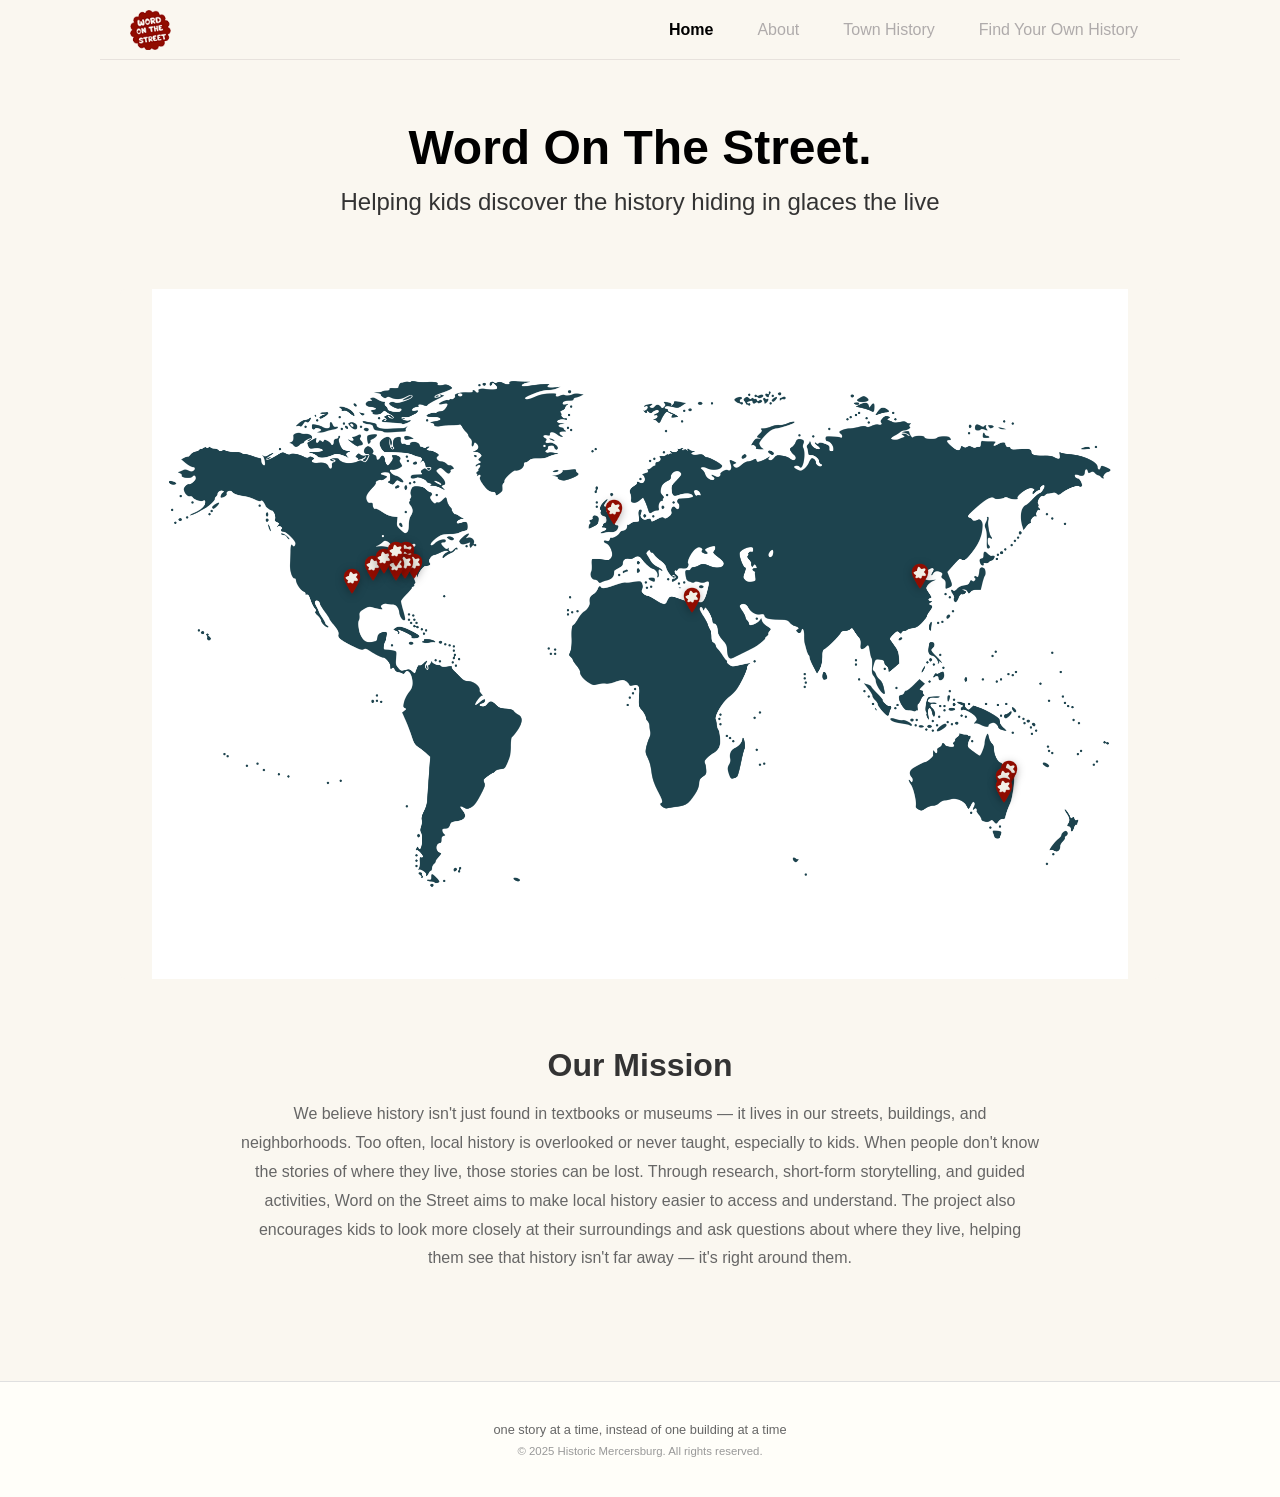
<file: index.html>
<!DOCTYPE html>
<html lang="en">
<head>
    <meta charset="UTF-8">
    <meta name="viewport" content="width=device-width, initial-scale=1.0">
    <title>Historic Mercersburg</title>
    <link rel="stylesheet" href="css/style.css?v=11">
</head>
<body>
<!-- Header -->
<header class="header">
    <div class="header-left">
        <a href="./index.html" class="logo">
            <img src="images/logo.png" alt="Word on the Street">
        </a>

    </div>
    <nav class="header-nav">
        <ul class="nav-list">
            <li class="nav-item active">
                <a href="./index.html" class="nav-link">Home</a>
            </li>

            <li class="nav-item">
                <a href="./history.html" class="nav-link">About</a>
            </li>

            <li class="nav-item">
                <a href="./other_spots.html" class="nav-link">Town History</a>
            </li>

            <li class="nav-item">
                <a href="./activity.html" class="nav-link">Find Your Own History</a>
            </li>
        </ul>
    </nav>
</header>

<!-- Main Content -->
<main class="main-content home-content">
    <!-- Hero Section with Map Header -->
    <!--    <section class="hero-section" onclick="window.location.href='./history.html'">-->
    <!--        <img src="images/map-header-top.png" alt="Historic Mercersburg Map" class="hero-image">-->
    <!--    </section>-->
    <section class="historic-buildings-section">
        <h2 class="buildings-title">Word On The Street.</h2>
        <p class="buildings-subtitle" style="margin-bottom:0">Helping kids discover the history hiding in glaces the live</p>
    </section>
    <!-- Treasure Map Section -->
    <section class="treasure-map-section">
        <div class="map-container">
            <!-- World Map Section -->
            <section class="world-map-section">
                <div class="world-map-container">
                    <img src="images/new-map.png" alt="World Map" class="world-map-image">

                    <!-- Map Icons positioned at specific locations -->
                    <!-- Great Falls WOTS -->
                    <div class="world-map-icon" style="top: 36%;left: 26%;" data-pdf-url="images/pdf/8.pdf" data-location-name="White House">
                        <img src="images/icon-add.png" alt="Location Marker" class="icon-image">
                    </div>

                    <div class="world-map-icon" style="top: 37%;left: 26%;" data-pdf-url="images/pdf/2-2.pdf" data-location-name=" Forbidden city">
                        <img src="images/icon-add.png" alt="Location Marker" class="icon-image">
                    </div>


                    <div class="world-map-icon" style="top: 37.8%;left: 26.7%" data-pdf-url="images/pdf/2-4.pdf" data-location-name="Lincoln Memorial">
                        <img src="images/icon-add.png" alt="Location Marker" class="icon-image">
                    </div>

                    <div class="world-map-icon" style="top: 37.8%;left: 25.9%;" data-pdf-url="images/pdf/2-1.pdf" data-location-name="Fairfax County Courthouse">
                        <img src="images/icon-add.png" alt="Location Marker" class="icon-image">
                    </div>


                    <div class="world-map-icon" style="top: 38%;left: 25%;" data-pdf-url="images/pdf/1.pdf" data-location-name="Great Falls">
                        <img src="images/icon-add.png" alt="Location Marker" class="icon-image">
                    </div>

                    <div class="world-map-icon" style="bottom: 27%;right: 13%;;" data-pdf-url="images/pdf/2.pdf" data-location-name="Hornsby Court House">
                        <img src="images/icon-add.png" alt="Location Marker" class="icon-image">
                    </div>

                    <div class="world-map-icon" style="bottom: 26%;right: 13.5%;" data-pdf-url="images/pdf/3.pdf" data-location-name="Hornsby Water Clock">
                        <img src="images/icon-add.png" alt="Location Marker" class="icon-image">
                    </div>

                    <!-- Lisgar Garden WOTS -->
                    <div class="world-map-icon" style="bottom: 24.5%; right: 13.5%;" data-pdf-url="images/pdf/5.pdf" data-location-name="Lisgar Garden">
                        <img src="images/icon-add.png" alt="Location Marker" class="icon-image">
                    </div>



                    <div class="world-map-icon" style="top: 38%;left: 22.8%;" data-pdf-url="images/pdf/4.pdf" data-location-name="James Buchanan Log Cabin
">
                        <img src="images/icon-add.png" alt="Location Marker" class="icon-image">
                    </div>

                    <div class="world-map-icon" style="top: 37%;left:23.8%;" data-pdf-url="images/pdf/2-5.pdf" data-location-name="Manassas national Battlefield Park
">
                        <img src="images/icon-add.png" alt="Location Marker" class="icon-image">
                    </div>

                    <div class="world-map-icon" style=" top: 36%; left: 25%;;" data-pdf-url="images/pdf/2-3.pdf" data-location-name="Green Spring">
                        <img src="images/icon-add.png" alt="Location Marker" class="icon-image">
                    </div>




                    <div class="world-map-icon" style="top: 40%; left: 20.8%;" data-pdf-url="images/pdf/2-6.pdf" data-location-name="The Alamo">
                        <img src="images/icon-add.png" alt="Location Marker" class="icon-image">
                    </div>


                    <!-- Hornsby Court House & Water Clock WOTs -->
                    <div class="world-map-icon" style="top: 42.7%;right: 43.5%;" data-pdf-url="images/pdf/7.pdf" data-location-name="Pyramids of Giza">
                        <img src="images/icon-add.png" alt="Location Marker" class="icon-image">
                    </div>



                    <div class="world-map-icon" style="bottom: 55.5%;right: 21.5%;" data-pdf-url="images/pdf/2-7.pdf" data-location-name="无锡市大茶壶">
                        <img src="images/icon-add.png" alt="Location Marker" class="icon-image">
                    </div>

                    <div class="world-map-icon" style="top: 30%; left: 46%;" data-pdf-url="images/pdf/10.pdf" data-location-name="Donintor Parks WOTS">
                        <img src="images/icon-add.png" alt="Location Marker" class="icon-image">
                    </div>
                </div>
            </section>
        </div>
    </section>

    <!-- Historic Buildings Section -->
    <section class="historic-buildings-section">

        <div class="mission-section">
            <h3 class="mission-title">Our Mission</h3>
            <p class="buildings-intro-text">We believe history isn't just found in textbooks or museums — it lives in our streets,
                buildings, and neighborhoods. Too often, local history is overlooked or never taught,
                especially to kids. When people don't know the stories of where they live, those stories can be lost.
                Through research, short-form storytelling, and guided activities,
                Word on the Street aims to make local history easier to access and understand.
                The project also encourages kids to look more closely at their surroundings and
                ask questions about where they live, helping them see that history isn't far away — it's right around them.</p>
        </div>

<!--        <h2 class="section-title-buildings">Historic Buildings</h2>-->

        <!-- Buildings Grid -->
<!--        <div class="buildings-grid" id="buildings-grid">-->
<!--            &lt;!&ndash; Buildings will be loaded dynamically &ndash;&gt;-->
<!--        </div>-->
    </section>
</main>
<!-- PDF Modal -->
<div id="pdfModal" class="pdf-modal">
    <div class="pdf-modal-content">
        <div class="pdf-modal-header">
            <h2 id="modalTitle" class="pdf-modal-title">PDF Preview</h2>
            <span class="pdf-modal-close">&times;</span>
        </div>
        <div class="pdf-modal-body" id="pdfContainer">
            <!-- PDF iframes will be loaded here -->
        </div>
    </div>
</div>
<!-- Footer -->
<footer class="footer home-footer">
    <div class="footer-content">
        <p class="footer-text-main">one story at a time, instead of one building at a time
        </p>
        <p class="footer-text-copyright">© 2025 Historic Mercersburg. All rights reserved.</p>
    </div>
</footer>

<script src="js/jquery-3.2.1.min.js"></script>
<script src="js/main.js"></script>
<script src="js/home.js"></script>
</body>
</html>
</file>
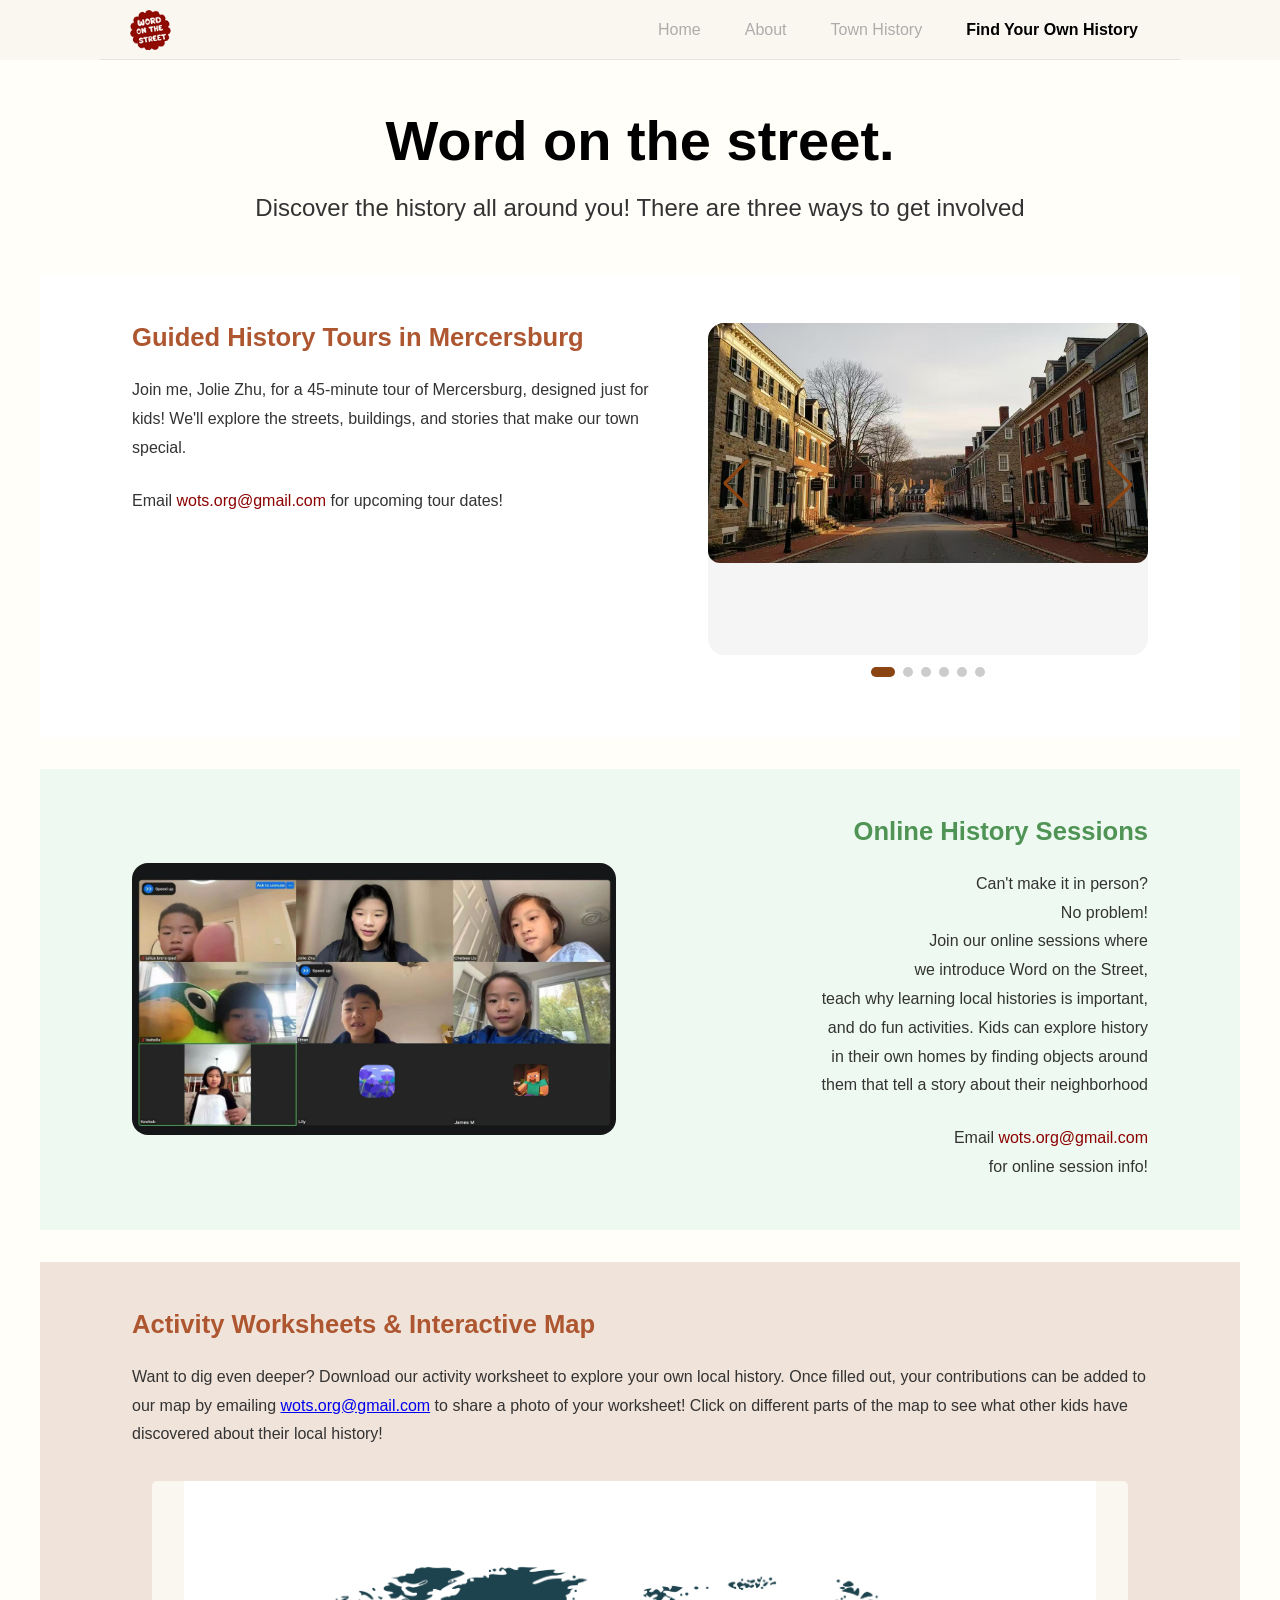
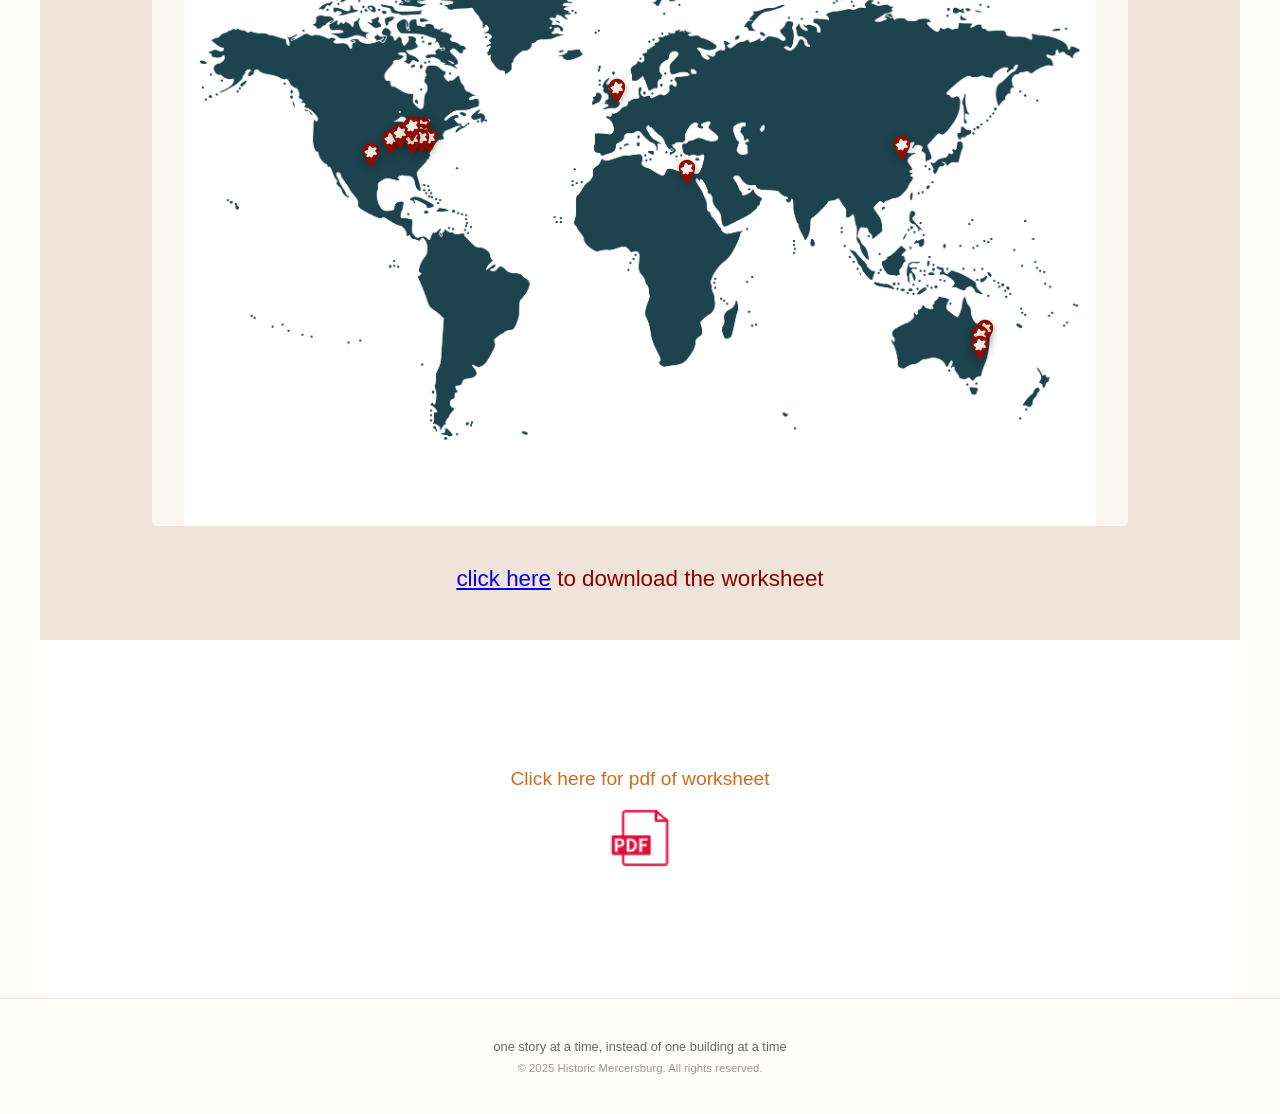
<file: activity.html>
<!DOCTYPE html>
<html lang="en">
<head>
    <meta charset="UTF-8">
    <meta name="viewport" content="width=device-width, initial-scale=1.0">
    <title>Activities & Events - Historic Mercersburg</title>
    <link rel="stylesheet" href="css/style.css?v=1">
    <link rel="stylesheet" href="js/swiper-lib/swiper-bundle.min.css">
</head>
<body>
    <header class="header">
        <div class="header-left">
            <a href="./index.html" class="logo">
                <img src="images/logo.png" alt="Word on the Street">
            </a>
        </div>
        <nav class="header-nav">
            <ul class="nav-list">
                <li class="nav-item">
                    <a href="./index.html" class="nav-link">Home</a>
                </li>
                <li class="nav-item">
                    <a href="./history.html" class="nav-link">About</a>
                </li>
                <li class="nav-item">
                    <a href="./other_spots.html" class="nav-link">Town History</a>
                </li>
                <li class="nav-item active">
                    <a href="./activity.html" class="nav-link">Find Your Own History</a>
                </li>
            </ul>
        </nav>
    </header>

    <main class="activity-content">
        <!-- Module 1: Hero Section -->
        <section class="module-hero">
            <div class="module-container">
                <h1 class="hero-main-title">Word on the street.</h1>
                <p class="hero-subtitle">Discover the history all around you! There are three ways to get involved</p>
            </div>
        </section>

        <!-- Module 2: Guided Tours -->
        <section class="module-tours">
            <div class="module-container">
                <div class="tours-content">
                    <div class="tours-text">
                        <h2 class="module-title">Guided History Tours in Mercersburg</h2>
                        <p class="module-text">Join me, Jolie Zhu, for a 45-minute tour of Mercersburg, 
designed just for kids! We'll explore the streets, buildings, 
and stories that make our town special.</p>
                        <p class="module-email">Email <a href="mailto:wots.org@gmail.com">wots.org@gmail.com</a> for upcoming tour dates!</p>
                    </div>
                    <div class="tours-gallery">
                        <div class="gallery-swiper-container">
                            <div class="gallery-swiper swiper">
                                <div class="swiper-wrapper" id="gallery-wrapper"></div>
                            </div>
                            <div class="swiper-button-prev"></div>
                            <div class="swiper-button-next"></div>
                            <div class="swiper-pagination"></div>
                        </div>
                    </div>
                </div>
            </div>
        </section>

        <!-- Module 3: Online Sessions -->
        <section class="module-online">
            <div class="module-container">
                <div class="online-content">
                    <div class="online-video">
                        <div class="video-wrapper">

<!--                            <video id="activity-video" poster="">-->
<!--                                <source src="https://www.aizhong168.cn/1115.mp4" type="video/mp4">-->
<!--                                Your browser does not support the video tag.-->
<!--                            </video>-->
<!--                            <div class="video-overlay" id="video-overlay">-->
<!--                                <div class="play-button"></div>-->
<!--                            </div>-->
                            <img src="images/video-img.jpg" alt="Word on the Street">
                        </div>
                    </div>
                    <div class="online-text">
                        <h2 class="module-title">Online History Sessions</h2>
                        <p class="module-text">Can't make it in person?<br>
No problem!<br>
Join our online sessions where<br>
we introduce Word on the Street,<br>
teach why learning local histories is important,<br>
and do fun activities. Kids can explore history<br>
in their own homes by finding objects around<br>
them that tell a story about their neighborhood</p>
                        <p class="module-email">Email <a href="mailto:wots.org@gmail.com">wots.org@gmail.com</a><br>for online session info!</p>
                    </div>
                </div>
            </div>
        </section>

        <!-- Module 4: Worksheets & Map -->
        <section class="module-worksheets">
            <div class="module-container">
                <h2 class="module-title">Activity Worksheets & Interactive Map</h2>
                <p class="module-text">Want to dig even deeper? Download our activity worksheet to explore your own local history. 
Once filled out, your contributions can be added to our map by emailing <a href="mailto:wots.org@gmail.com">wots.org@gmail.com</a>
to share a photo of your worksheet! Click on different parts of the map to see what other kids 
have discovered about their local history!</p>
                <!-- Treasure Map Section -->
                <section class="treasure-map-section">
                    <div class="map-container">
                        <section class="world-map-section">
                            <div class="world-map-container">
                                <img src="images/new-map.png" alt="World Map" class="world-map-image">

                                <!-- Map Icons positioned at specific locations -->
                                <!-- Great Falls WOTS -->
                                <div class="world-map-icon" style="top: 36%;left: 26%;" data-pdf-url="images/pdf/8.pdf" data-location-name="White House">
                                    <img src="images/icon-add.png" alt="Location Marker" class="icon-image">
                                </div>

                                <div class="world-map-icon" style="top: 37%;left: 26%;" data-pdf-url="images/pdf/2-2.pdf" data-location-name=" Forbidden city">
                                    <img src="images/icon-add.png" alt="Location Marker" class="icon-image">
                                </div>


                                <div class="world-map-icon" style="top: 37.8%;left: 26.7%" data-pdf-url="images/pdf/2-4.pdf" data-location-name="Lincoln Memorial">
                                    <img src="images/icon-add.png" alt="Location Marker" class="icon-image">
                                </div>

                                <div class="world-map-icon" style="top: 37.8%;left: 25.9%;" data-pdf-url="images/pdf/2-1.pdf" data-location-name="Fairfax County Courthouse">
                                    <img src="images/icon-add.png" alt="Location Marker" class="icon-image">
                                </div>


                                <div class="world-map-icon" style="top: 38%;left: 25%;" data-pdf-url="images/pdf/1.pdf" data-location-name="Great Falls">
                                    <img src="images/icon-add.png" alt="Location Marker" class="icon-image">
                                </div>

                                <div class="world-map-icon" style="bottom: 27%;right: 13%;;" data-pdf-url="images/pdf/2.pdf" data-location-name="Hornsby Court House">
                                    <img src="images/icon-add.png" alt="Location Marker" class="icon-image">
                                </div>

                                <div class="world-map-icon" style="bottom: 26%;right: 13.5%;" data-pdf-url="images/pdf/3.pdf" data-location-name="Hornsby Water Clock">
                                    <img src="images/icon-add.png" alt="Location Marker" class="icon-image">
                                </div>

                                <!-- Lisgar Garden WOTS -->
                                <div class="world-map-icon" style="bottom: 24.5%; right: 13.5%;" data-pdf-url="images/pdf/5.pdf" data-location-name="Lisgar Garden">
                                    <img src="images/icon-add.png" alt="Location Marker" class="icon-image">
                                </div>



                                <div class="world-map-icon" style="top: 38%;left: 22.8%;" data-pdf-url="images/pdf/4.pdf" data-location-name="James Buchanan Log Cabin
">
                                    <img src="images/icon-add.png" alt="Location Marker" class="icon-image">
                                </div>

                                <div class="world-map-icon" style="top: 37%;left:23.8%;" data-pdf-url="images/pdf/2-5.pdf" data-location-name="Manassas national Battlefield Park
">
                                    <img src="images/icon-add.png" alt="Location Marker" class="icon-image">
                                </div>

                                <div class="world-map-icon" style=" top: 36%; left: 25%;;" data-pdf-url="images/pdf/2-3.pdf" data-location-name="Green Spring">
                                    <img src="images/icon-add.png" alt="Location Marker" class="icon-image">
                                </div>




                                <div class="world-map-icon" style="top: 40%; left: 20.8%;" data-pdf-url="images/pdf/2-6.pdf" data-location-name="The Alamo">
                                    <img src="images/icon-add.png" alt="Location Marker" class="icon-image">
                                </div>


                                <!-- Hornsby Court House & Water Clock WOTs -->
                                <div class="world-map-icon" style="top: 42.7%;right: 43.5%;" data-pdf-url="images/pdf/7.pdf" data-location-name="Pyramids of Giza">
                                    <img src="images/icon-add.png" alt="Location Marker" class="icon-image">
                                </div>



                                <div class="world-map-icon" style="bottom: 55.5%;right: 21.5%;" data-pdf-url="images/pdf/2-7.pdf" data-location-name="无锡市大茶壶">
                                    <img src="images/icon-add.png" alt="Location Marker" class="icon-image">
                                </div>

                                <div class="world-map-icon" style="top: 30%; left: 46%;" data-pdf-url="images/pdf/10.pdf" data-location-name="Donintor Parks WOTS">
                                    <img src="images/icon-add.png" alt="Location Marker" class="icon-image">
                                </div>
                            </div>
                        </section>
                    </div>
                </section>
                <span class="pdf-link-text-2"><a href="./index.html">click here</a> to download the worksheet</span>
            </div>
        </section>

        <!-- Module 5: PDF Worksheet Download -->
        <section class="module-pdf-download">
            <div class="module-container">
                <div class="pdf-download-box" id="worksheetPdfLink" data-pdf-url="images/pdf/9.pdf">
                    <span class="pdf-link-text">Click here for pdf of worksheet</span>
                    <img src="images/icon-pdf.png" alt="PDF Icon" class="pdf-icon">
                </div>
            </div>
        </section>
    </main>

    <!-- PDF Modal -->
    <div id="pdfModal" class="pdf-modal">
        <div class="pdf-modal-content">
            <div class="pdf-modal-header">
                <h2 id="modalTitle" class="pdf-modal-title">PDF Preview</h2>
                <span class="pdf-modal-close">&times;</span>
            </div>
            <div class="pdf-modal-body" id="pdfContainer">
                <!-- PDF iframe will be loaded here -->
            </div>
        </div>
    </div>

    <footer class="footer home-footer">
        <div class="footer-content">
            <p class="footer-text-main">one story at a time, instead of one building at a time
            </p>
            <p class="footer-text-copyright">© 2025 Historic Mercersburg. All rights reserved.</p>
        </div>
    </footer>

    <script src="js/jquery-3.2.1.min.js"></script>
    <script src="js/main.js"></script>
    <script src="js/swiper-lib/swiper-bundle.min.js"></script>
    <script src="js/activity.js"></script>
</body>
</html>
</file>
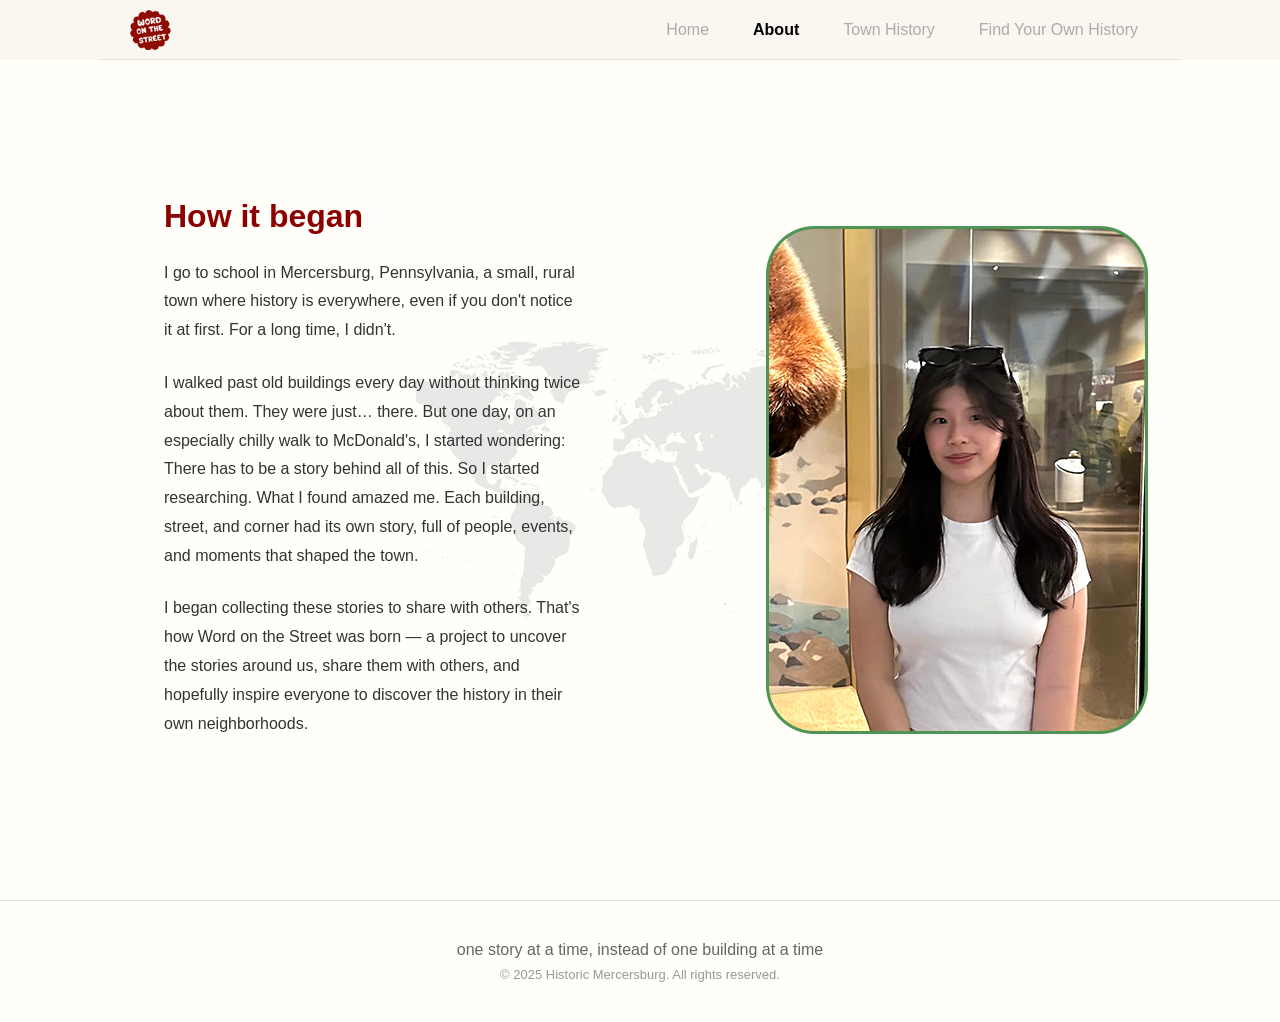
<file: history.html>
<!DOCTYPE html>
<html lang="en">
<head>
    <meta charset="UTF-8">
    <meta name="viewport" content="width=device-width, initial-scale=1.0">
    <title>History - Historic Mercersburg</title>
    <link rel="stylesheet" href="css/style.css?v=1">
</head>
<body>
    <!-- Header -->
    <header class="header">
        <div class="header-left">
            <a href="./index.html" class="logo">
                <img src="images/logo.png" alt="Word on the Street">
            </a>
        </div>
        <nav class="header-nav">
            <ul class="nav-list">
                <li class="nav-item">
                    <a href="./index.html" class="nav-link">Home</a>
                </li>
                <li class="nav-item active">
                    <a href="./history.html" class="nav-link">About</a>
                </li>
                <li class="nav-item">
                    <a href="./other_spots.html" class="nav-link">Town History</a>
                </li>
                <li class="nav-item">
                    <a href="./activity.html" class="nav-link">Find Your Own History</a>
                </li>
            </ul>
        </nav>
    </header>

    <!-- Main Content -->
    <main class="main-content history-content">
        <div class="history-container">
            <div class="history-hero-section">
                <div class="history-background">
                    <img src="images/map.png" alt="Map Background" class="history-bg-image">
                </div>
                <div class="history-content-wrapper">
                    <div class="history-text-section">
                        <h2 class="history-section-title">How it began</h2>
                        <p class="history-text">I go to school in Mercersburg, Pennsylvania, a small, rural town where 
history is everywhere, even if you don't notice it at first. For a long time, 
I didn't.</p>
                        <p class="history-text">I walked past old buildings every day without thinking twice about them. 
They were just… there. But one day, on an especially chilly walk to 
McDonald's, I started wondering: There has to be a story behind all of this.
So I started researching. What I found amazed me. Each building, street, 
and corner had its own story, full of people, events, and moments that 
shaped the town.</p>
                        <p class="history-text">I began collecting these stories to share with others. That's how Word on 
the Street was born — a project to uncover the stories around us, 
share them with others, and hopefully inspire everyone to discover the 
history in their own neighborhoods.</p>
                    </div>
                    <div class="history-image-section">
                        <img src="images/photo.png" alt="Photo" class="history-photo">
                    </div>
                </div>
            </div>
        </div>
    </main>

    <!-- Footer -->
    <footer class="footer history-footer">
        <div class="footer-content">
            <p class="footer-text-main">one story at a time, instead of one building at a time
            </p>
            <p class="footer-text-copyright">© 2025 Historic Mercersburg. All rights reserved.</p>
        </div>
    </footer>

    <script src="js/jquery-3.2.1.min.js"></script>
    <script src="js/main.js"></script>
    <script src="js/history-data.js"></script>
    <script src="js/history.js"></script>
</body>
</html>
</file>
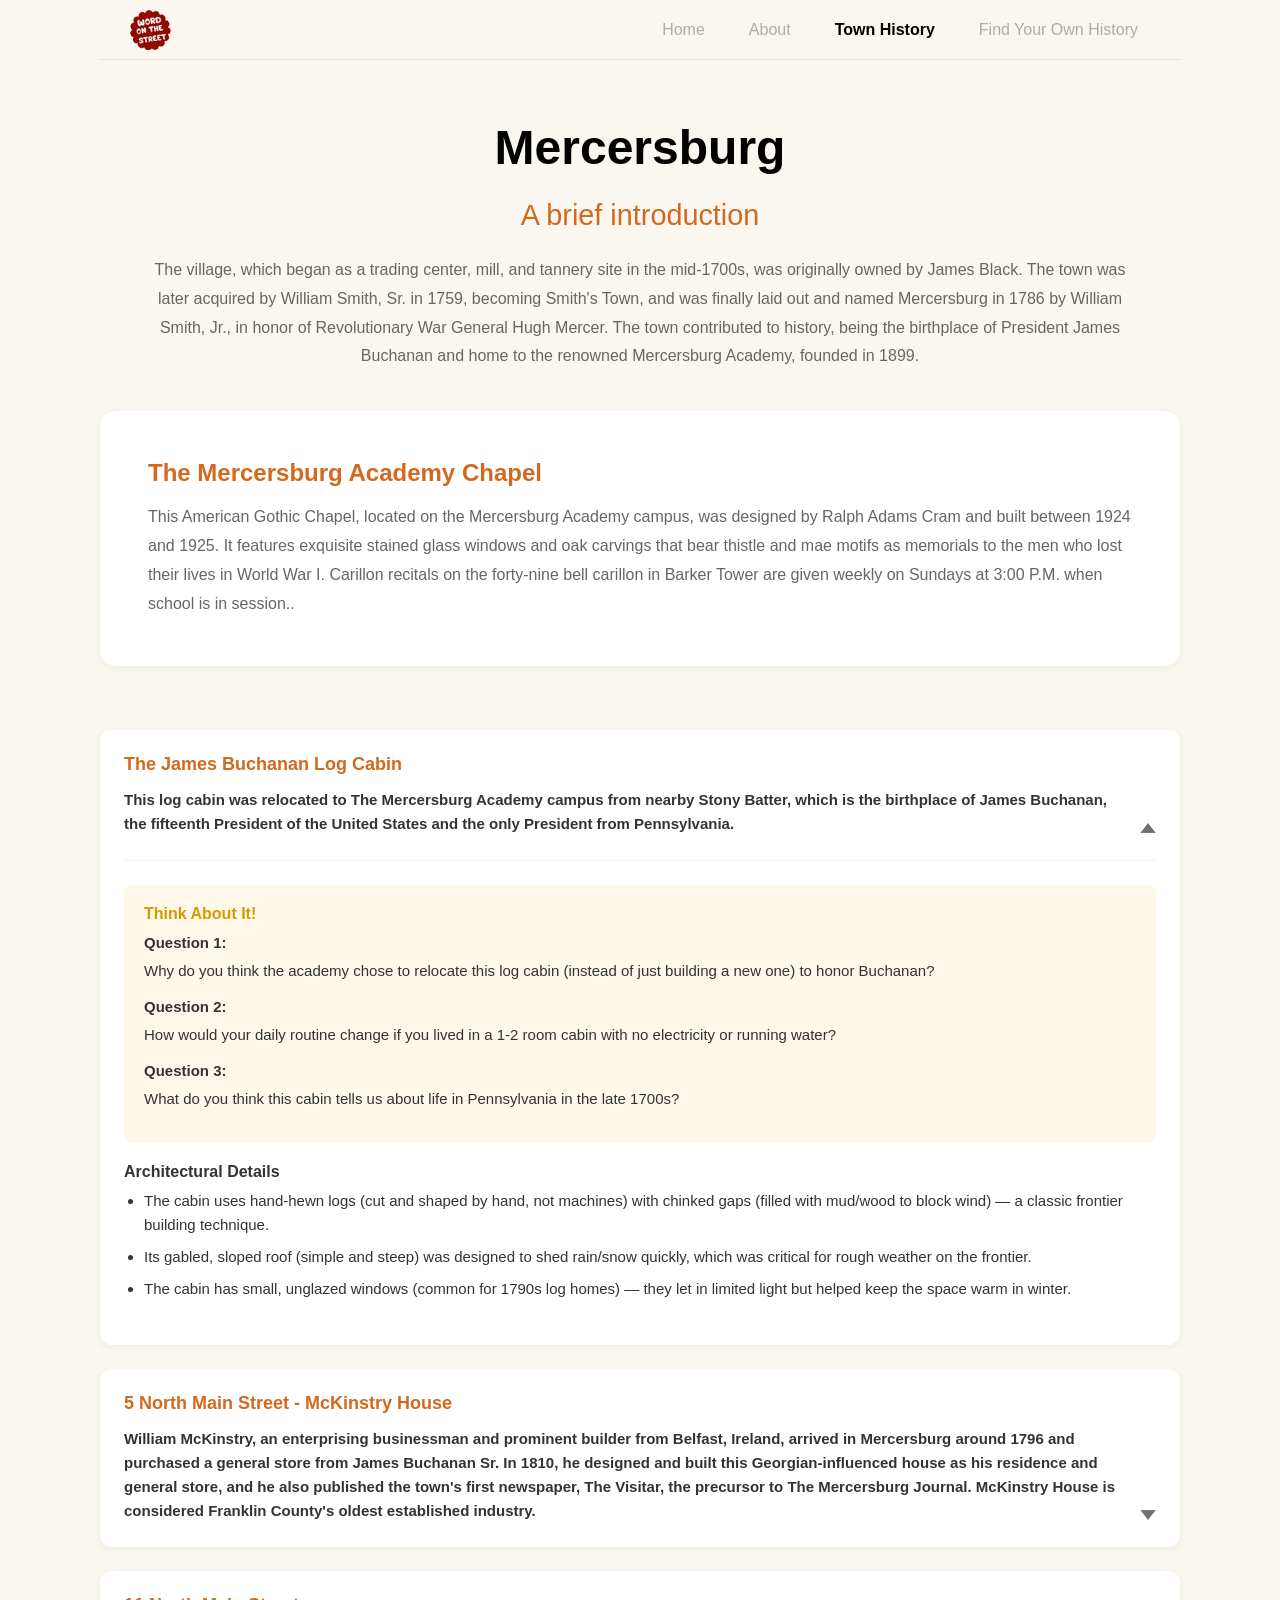
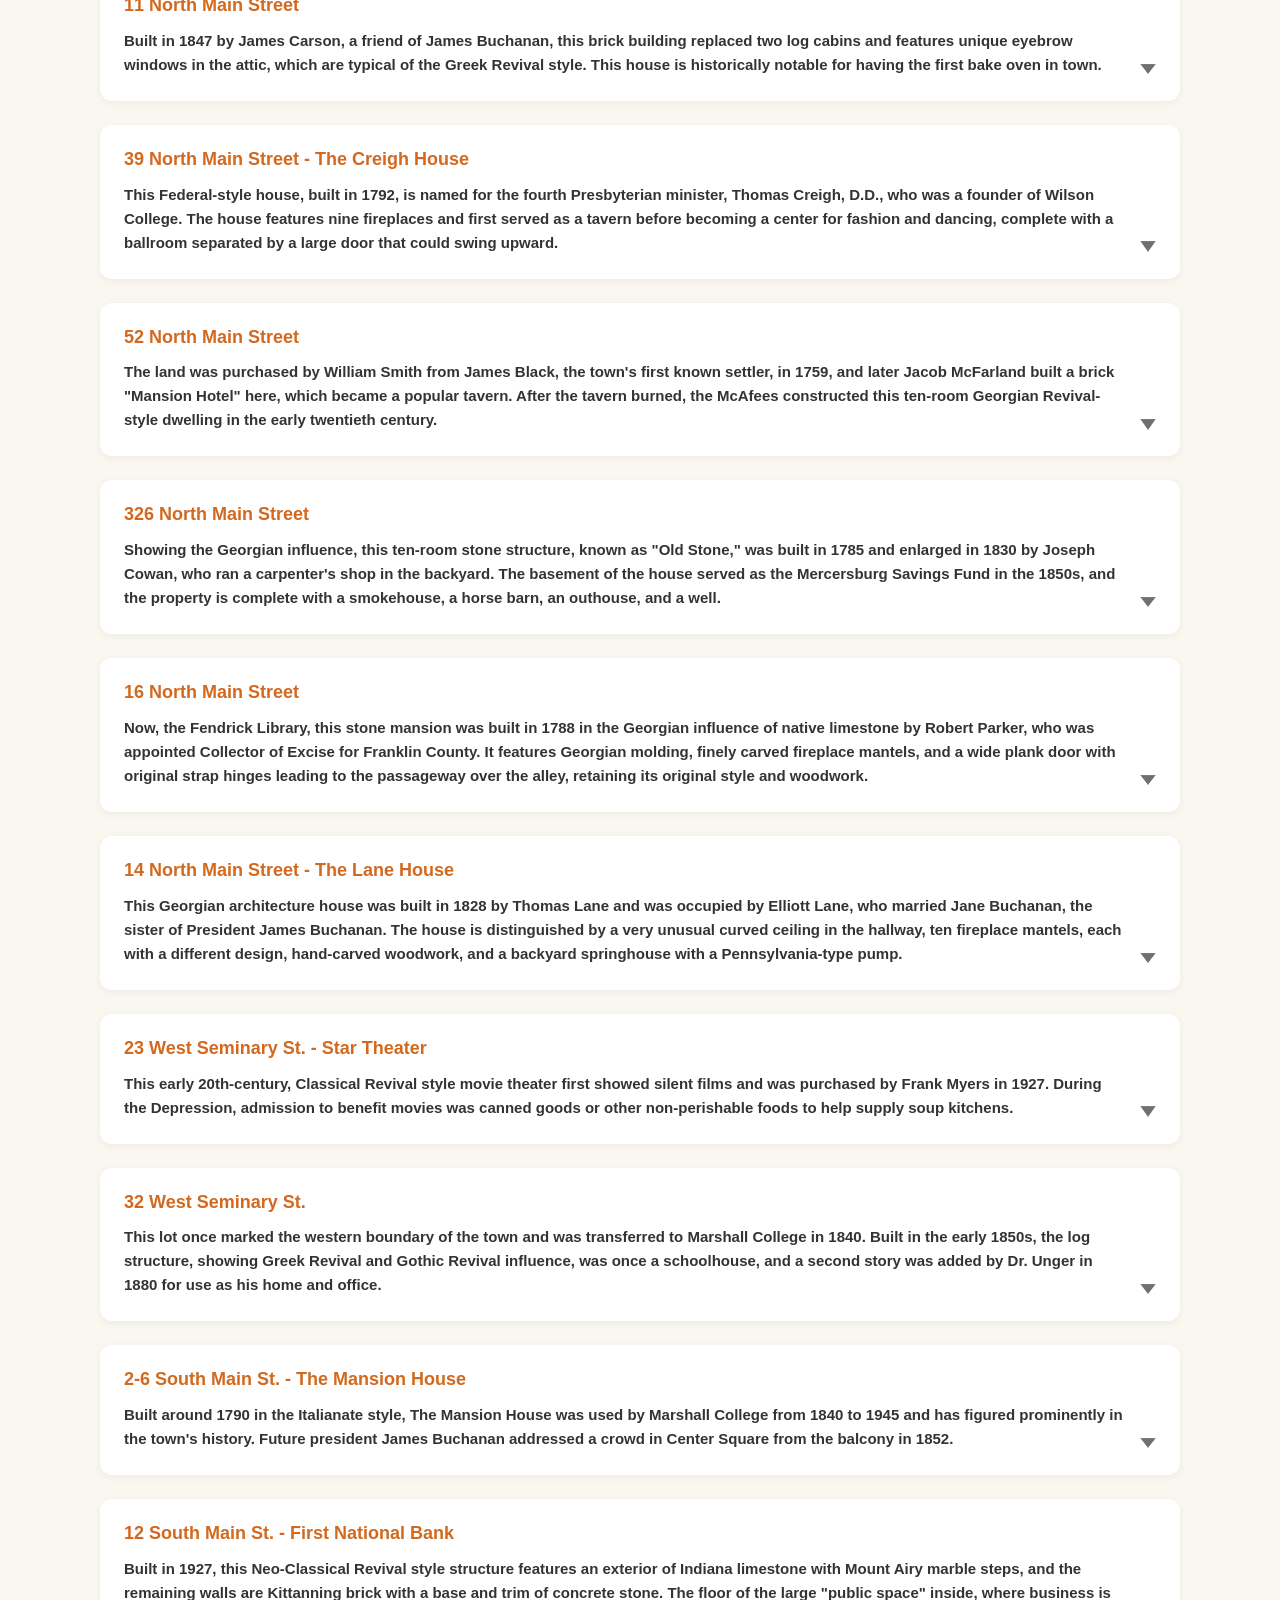
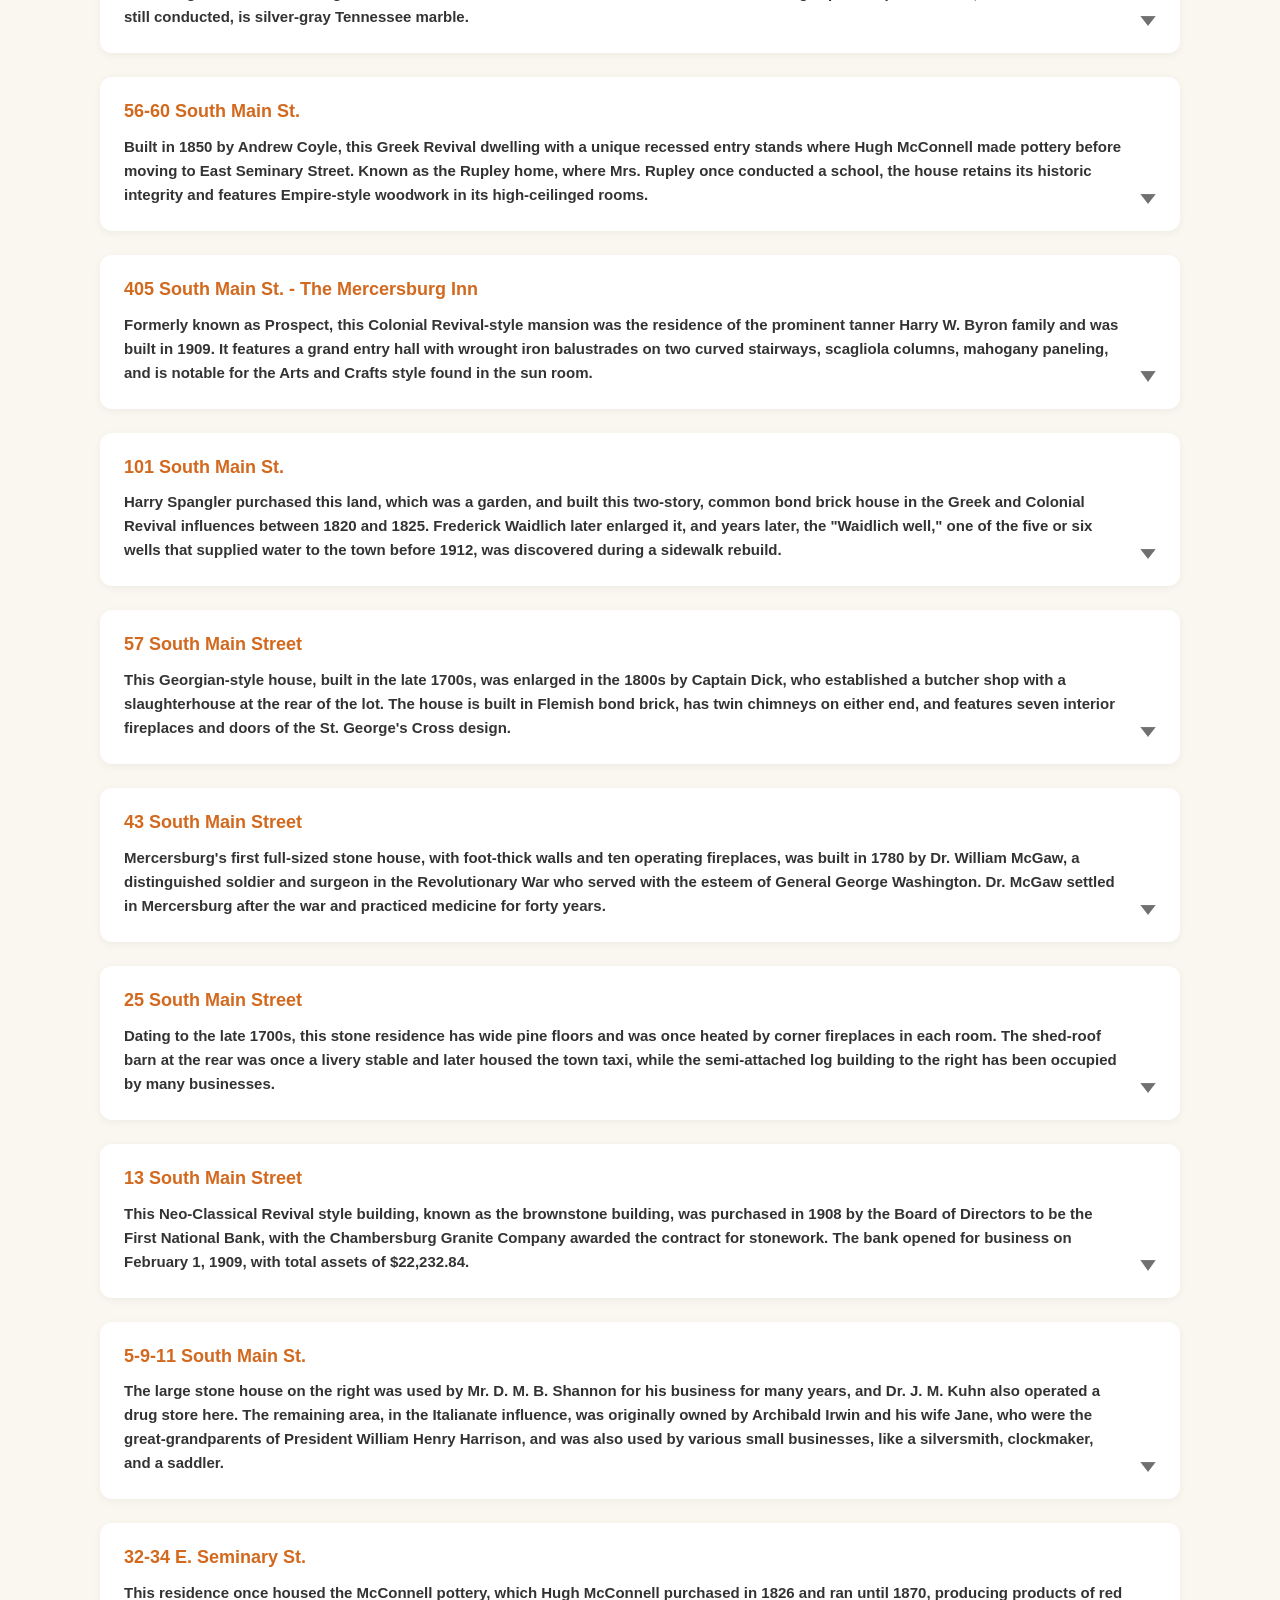
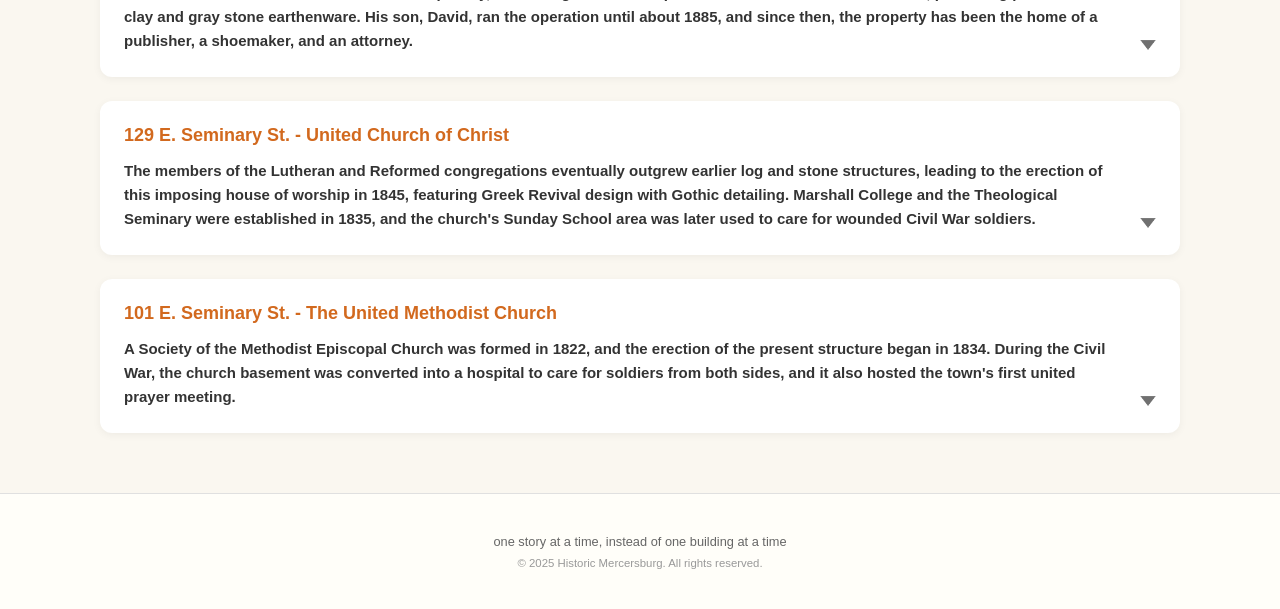
<file: other_spots.html>
<!DOCTYPE html>
<html lang="en">
<head>
    <meta charset="UTF-8">
    <meta name="viewport" content="width=device-width, initial-scale=1.0">
    <title>Other Spots - Historic Mercersburg</title>
    <link rel="stylesheet" href="css/style.css?v=11">
    <style>
        /* ... existing styles ... */
        .spot-header {
            cursor: pointer;
            display: flex;
            justify-content: space-between;
            align-items: flex-start; /* Align top to handle multiline text */
        }
        .spot-header-content {
            flex: 1;
            padding-right: 1rem;
        }
        .spot-title {
            font-size: 1.125rem;
            font-weight: bold;
            color: #D2691E;
            margin: 0 0 0.5rem 0;
            font-family: "Arial", sans-serif;
        }
        .spot-main-text {
            font-size: 0.9375rem;
            color: #333;
            font-weight: bold;
            line-height: 1.6;
            margin-top: .8rem;
            font-family: "Arial", sans-serif;
        }
        .spot-toggle-btn {
            width: 16px;
            height: 16px;
            flex-shrink: 0;
            display: flex;
            align-items: center;
            justify-content: center;
            margin-top: 5px; /* Adjust alignment with title */
        }
        /* ... existing styles ... */
    </style>
</head>
<body>
<!-- Header -->
<header class="header">
    <div class="header-left">
        <a href="./index.html" class="logo">
            <img src="images/logo.png" alt="Word on the Street">
        </a>
    </div>
    <nav class="header-nav">
        <ul class="nav-list">
            <li class="nav-item">
                <a href="./index.html" class="nav-link">Home</a>
            </li>
            <li class="nav-item">
                <a href="./history.html" class="nav-link">About</a>
            </li>
            <li class="nav-item active">
                <a href="./other_spots.html" class="nav-link">Town History</a>
            </li>
            <li class="nav-item">
                <a href="./activity.html" class="nav-link">Find Your Own History</a>
            </li>
        </ul>
    </nav>
</header>

<main class="main-content">
    <section class="other-spots-section">
         <div class="town-intro-section1">
             <h1 class="town-main-title">Mercersburg</h1>
             <h2 class="town-intro-title">A brief introduction</h2>
             <p class="town-intro-text">The village, which began as a trading center, mill, and tannery site in the mid-1700s, was originally owned by James Black.
                 The town was later acquired by William Smith, Sr. in 1759, becoming Smith's Town, and was finally laid out and named Mercersburg
                 in 1786 by William Smith, Jr., in honor of Revolutionary War General Hugh Mercer.
                 The town contributed to history, being the birthplace of President James Buchanan
                 and home to the renowned Mercersburg Academy, founded in 1899.</p>
         </div>
         <div class="town-intro-section">

            
            <h2 class="chapel-title">The Mercersburg Academy Chapel</h2>
            <p class="chapel-text">This American Gothic Chapel, located on the Mercersburg Academy campus, was designed by 
Ralph Adams Cram and built between 1924 and 1925. It features exquisite stained glass 
windows and oak carvings that bear thistle and mae motifs as memorials to the men who lost 
their lives in World War I. Carillon recitals on the forty-nine bell carillon in Barker Tower are 
given weekly on Sundays at 3:00 P.M. when school is in session..</p>
        </div>

        <div class="spots-list" id="spots-list">
            <!-- Spots will be loaded here -->
        </div>

<!--        <div class="story-navigation">-->
<!--            <div class="nav-buttons">-->
<!--                <span class="nav-button nav-button-disabled"></span>-->
<!--                <a href="./story.html?id=1" class="nav-button nav-button-next">Next Story →</a>-->
<!--            </div>-->
<!--        </div>-->
    </section>
</main>

<footer class="footer home-footer">
    <div class="footer-content">
        <p class="footer-text-main">one story at a time, instead of one building at a time
        </p>
        <p class="footer-text-copyright">© 2025 Historic Mercersburg. All rights reserved.</p>
    </div>
</footer>

<script src="js/jquery-3.2.1.min.js"></script>
<script>
    const spotsData = [
        {
            id: 1,
            title: "The James Buchanan Log Cabin",
            mainText: "This log cabin was relocated to The Mercersburg Academy campus from nearby Stony Batter, which is the birthplace of James Buchanan, the fifteenth President of the United States and the only President from Pennsylvania.",
            // didYouKnow: [
            //     "This log cabin is a replica of James Buchanan’s actual birthplace (the original was at Stony Batter, near Mercersburg) and was moved to the Mercersburg Academy campus to preserve its history.",
            //     "When Buchanan was born here in 1791, log cabins were a common frontier home—but most (like this one) had only 1-2 rooms for entire families!",
            //     "Buchanan went on to become the only U.S. President born in Pennsylvania—making this cabin a unique piece of state history."
            // ],
            thinkAboutIt: [
                { q: "Question 1:", text: "Why do you think the academy chose to relocate this log cabin (instead of just building a new one) to honor Buchanan?" },
                { q: "Question 2:", text: "How would your daily routine change if you lived in a 1-2 room cabin with no electricity or running water?" },
                { q: "Question 3:", text: "What do you think this cabin tells us about life in Pennsylvania in the late 1700s?" }
            ],
            architecturalDetails: [
                "The cabin uses hand-hewn logs (cut and shaped by hand, not machines) with chinked gaps (filled with mud/wood to block wind) — a classic frontier building technique.",
                "Its gabled, sloped roof (simple and steep) was designed to shed rain/snow quickly, which was critical for rough weather on the frontier.",
                "The cabin has small, unglazed windows (common for 1790s log homes) — they let in limited light but helped keep the space warm in winter."
            ]
        },
        {
            id: 2,
            title: "5 North Main Street - McKinstry House",
            mainText: "William McKinstry, an enterprising businessman and prominent builder from Belfast, Ireland, arrived in Mercersburg around 1796 and purchased a general store from James Buchanan Sr. In 1810, he designed and built this Georgian-influenced house as his residence and general store, and he also published the town's first newspaper, The Visitar, the precursor to The Mercersburg Journal. McKinstry House is considered Franklin County's oldest established industry.",
            // didYouKnow: [
            //     "William McKinstry migrated to Mercersburg (c. 1796) from Belfast, Ireland, before establishing his business and home here.",
            //     "The McKinstry House was a dual-purpose space: it housed both McKinstry’s general store (on the ground floor) and his personal residence (on the upper floors).",
            //     "McKinstry launched The Visitar—Mercersburg’s first newspaper—from this building; it later became The Mercersburg Journal.",
            //     "This 1810 structure holds the distinction of being Franklin County’s oldest established industry."
            // ],
            thinkAboutIt: [
                { q: "Question 1:", text: "How do you think living and running a general store in the same building (the McKinstry House) shaped William McKinstry’s daily schedule in the early 1800s?" },
                { q: "Question 2:", text: "Why might The Visitar (the town’s first newspaper) have been a meaningful addition to Mercersburg when it was published from the McKinstry House?" },
                { q: "Question 3:", text: "What skills do you think McKinstry needed to succeed as both a builder (designing his own house) and a businessman (running a store and a newspaper)?" }
            ],
            architecturalDetails: [
                "The McKinstry House’s Georgian-influenced design features key early 19th-century elements:",
                "A symmetrical facade (a signature of Georgian architecture), with evenly spaced windows flanking the central main entrance.",
                "Multi-paned sash windows, which balanced natural light and privacy (a standard detail in colonial-era Georgian buildings).",
                "A formal central entryway, likely trimmed with understated decorative molding (consistent with the style’s restrained elegance).",
                "A mixed-use layout: the ground floor was configured for the general store, while upper levels served as residential space—blending work and home life in one structure."
            ]
        },
        {
            title: "11 North Main Street",
            mainText: "Built in 1847 by James Carson, a friend of James Buchanan, this brick building replaced two log cabins and features unique eyebrow windows in the attic, which are typical of the Greek Revival style. This house is historically notable for having the first bake oven in town.",
            // didYouKnow: [
            //     "🏠 This 1847 brick building replaced two older log cabins that previously occupied the site.",
            //     "🤝 Its builder, James Carson, was a personal friend of James Buchanan (the 15th U.S. President, born near Mercersburg).",
            //     "🍞 This house housed Mercersburg’s very first bake oven—transforming how local residents prepared bread and baked goods in the 1840s.",
            //     "🪟 The attic’s \"eyebrow windows\" are a unique feature that anchors the structure to the Greek Revival architectural style."
            // ],
            thinkAboutIt: [
                { q: "Question 1:", text: "How might James Carson’s friendship with James Buchanan have shaped the significance or design choices of this 1847 house?" },
                { q: "Question 2:", text: "What changes do you think the town’s first bake oven (in this house) brought to daily life in 1840s Mercersburg?" },
                { q: "Question 3:", text: "Why do you think James Carson chose to replace two log cabins with a brick building—what benefits might brick have offered over log construction in the 1840s?" }
            ],
            architecturalDetails: [
                "The 11 North Main Street house showcases key Greek Revival and 1840s architectural elements:",
                "Eyebrow windows (attic level): These curved, low-profile windows (a signature of Greek Revival style) let natural light into the upper space while preserving the building’s neat, balanced facade.",
                "Brick construction: This material replaced two log cabins, providing greater durability, fire resistance, and a more formal, permanent appearance than frontier log structures.",
                "Subtle symmetrical proportions: Aligned with Greek Revival principles, the building’s layout and features reflect the style’s emphasis on orderly, balanced design."
            ]
        },
        {
            title: "39 North Main Street - The Creigh House",
            mainText: "This Federal-style house, built in 1792, is named for the fourth Presbyterian minister, Thomas Creigh, D.D., who was a founder of Wilson College. The house features nine fireplaces and first served as a tavern before becoming a center for fashion and dancing, complete with a ballroom separated by a large door that could swing upward.",
            // didYouKnow: [
            //     "🏛️ Built in 1792, this house is named for Thomas Creigh, D.D.—a Presbyterian minister who co-founded Wilson College.",
            //     "🍻 It first served as a tavern before evolving into a local hub for fashion and dancing.",
            //     "🔥 The house features nine fireplaces (a standout detail for 18th-century buildings, used to heat its multiple spaces).",
            //     "🕺 Its ballroom includes a unique large door that could swing upward to open up the space for gatherings."
            // ],
            thinkAboutIt: [
                { q: "Question 1:", text: "How do you think the Creigh House’s shift from a tavern to a fashion/dancing center altered social life in 19th-century Mercersburg?" },
                { q: "Question 2:", text: "What challenges might have come with maintaining nine fireplaces (for heating and daily use) in an 18th-century house like this?" },
                { q: "Question 3:", text: "Why do you think the ballroom’s upward-swinging door was a practical design choice for hosting large events?" }
            ],
            architecturalDetails: [
                "The Creigh House (1792) highlights Federal-style and 18th-century design elements:",
                "Federal-style foundations: It likely features a symmetrical facade (a signature of the Federal style), typical of late 18th-century formal buildings.",
                "Nine fireplaces: Strategically placed across the house to heat its various rooms—critical for comfort before central heating existed.",
                "Upward-swinging ballroom door: A space-saving, functional design that let the ballroom expand or divide to fit the size of gatherings.",
                "Adaptable layout: Its structure supported multiple uses (tavern → social hub), with flexible spaces (like the ballroom) to match changing community needs."
            ]
        },
        {
            title: "52 North Main Street",
            mainText: "The land was purchased by William Smith from James Black, the town's first known settler, in 1759, and later Jacob McFarland built a brick \"Mansion Hotel\" here, which became a popular tavern. After the tavern burned, the McAfees constructed this ten-room Georgian Revival-style dwelling in the early twentieth century.",
            // didYouKnow: [
            //     "🏡 The land for this address was purchased in 1759 by William Smith—from James Black, the first known settler of Mercersburg.",
            //     "🍻 Later, Jacob McFarland built a brick \"Mansion Hotel\" here, which became a widely popular local tavern.",
            //     "🔥 The original Mansion Hotel tavern was destroyed by a fire.",
            //     "🛏️ In the early 1900s, the McAfees constructed the current ten-room dwelling on this site, designed in the Georgian Revival style."
            // ],
            thinkAboutIt: [
                { q: "Question 1:", text: "Why do you think the Mansion Hotel (operated as a tavern) became a popular gathering place in early Mercersburg?" },
                { q: "Question 2:", text: "How might the fire that destroyed the original tavern have impacted the daily lives or social routines of Mercersburg’s residents at the time?" },
                { q: "Question 3:", text: "What aspects of this ten-room Georgian Revival home do you think made it better suited for 20th-century living than the earlier tavern building?" }
            ],
            architecturalDetails: [
                "The 52 North Main Street dwelling (early 1900s) embodies key Georgian Revival style and functional features:",
                "A symmetrical facade (a defining trait of Georgian Revival design), lending the home a formal, balanced appearance.",
                "A ten-room layout: Unlike the multi-purpose tavern it replaced, this design reflects 20th-century demand for separate, dedicated spaces (e.g., bedrooms, living areas).",
                "Typical Georgian Revival details (likely including evenly spaced, multi-paned windows): These echo the orderliness of 18th-century Georgian architecture, adapted to fit early 1900s residential needs."
            ]
        },
        {
            title: "326 North Main Street",
            mainText: "Showing the Georgian influence, this ten-room stone structure, known as \"Old Stone,\" was built in 1785 and enlarged in 1830 by Joseph Cowan, who ran a carpenter's shop in the backyard. The basement of the house served as the Mercersburg Savings Fund in the 1850s, and the property is complete with a smokehouse, a horse barn, an outhouse, and a well.",
            // didYouKnow: [
            //     "🏰 \"Old Stone\" (this ten-room stone structure) was first built in 1785, then enlarged by Joseph Cowan in 1830.",
            //     "🛠️ Cowan operated a carpenter's shop right in the backyard of this property.",
            //     "🏦 In the 1850s, the house’s basement served as the Mercersburg Savings Fund (a local financial hub of the time).",
            //     "🧺 The property includes original 18th–19th century outbuildings: a smokehouse, horse barn, outhouse, and well—all essential for daily life back then."
            // ],
            thinkAboutIt: [
                { q: "Question 1:", text: "Why do you think the basement of \"Old Stone\" was selected to house the Mercersburg Savings Fund in the 1850s, instead of a separate dedicated building?" },
                { q: "Question 2:", text: "How would the smokehouse, horse barn, and well (on this property) have supported the daily routines of the people living here in the 1800s?" },
                { q: "Question 3:", text: "How might Joseph Cowan’s backyard carpenter’s shop have helped with the 1830 enlargement of \"Old Stone\"?" }
            ],
            architecturalDetails: [
                "\"Old Stone\" (326 North Main Street) combines 18th-century craftsmanship with Georgian design influences:",
                "Georgian-influenced form: It likely incorporates subtle symmetry (a signature of Georgian style), matching the formal architectural trends of the late 1700s.",
                "Durable stone construction: The 1785 stone structure offered better longevity, insulation, and fire resistance than the log/wood-frame buildings common in early Mercersburg.",
                "1830 enlargement: Joseph Cowan’s expansion added space to the original ten-room layout, adapting the home to evolving household or functional needs (possibly leveraging his carpentry skills).",
                "Functional outbuildings: The smokehouse (for food preservation), horse barn (for livestock/transport), and well (for water access) were period-appropriate additions that supported the main house’s daily operations."
            ]
        },
        {
            title: "16 North Main Street",
            mainText: "Now, the Fendrick Library, this stone mansion was built in 1788 in the Georgian influence of native limestone by Robert Parker, who was appointed Collector of Excise for Franklin County. It features Georgian molding, finely carved fireplace mantels, and a wide plank door with original strap hinges leading to the passageway over the alley, retaining its original style and woodwork.",
            // didYouKnow: [
            //     "🏛️ Built in 1788 as a stone mansion, this structure now serves as the Fendrick Library (repurposed from its original private residence use).",
            //     "🔍 Its builder, Robert Parker, held the official role of Collector of Excise for Franklin County during his time.",
            //     "🪨 The mansion was constructed using native limestone (local to the area), infused with Georgian architectural influences.",
            //     "🚪 It retains original 18th-century details: a wide plank door with historic strap hinges, plus a passageway over the alley—along with its original style and woodwork."
            // ],
            thinkAboutIt: [
                { q: "Question 1:", text: "How do you think repurposing this 1788 stone mansion (from a private residence to the Fendrick Library) changed its role in connecting the Mercersburg community?" },
                { q: "Question 2:", text: "What advantages might Robert Parker have seen in using local limestone (instead of other materials) to build this mansion in 1788?" },
                { q: "Question 3:", text: "Why is preserving original details (like the strap-hinged door, fireplace mantels, and woodwork) important for understanding 18th-century Georgian architecture in this region?" }
            ],
            architecturalDetails: [
                "This 1788 structure (now Fendrick Library) showcases key Georgian-influenced features:",
                "Native limestone construction: The use of local stone reflects both practicality (access to materials) and the sturdy, formal aesthetic of Georgian-era architecture.",
                "Georgian decorative elements: It includes refined Georgian molding and finely carved fireplace mantels—signature details of the style’s emphasis on elegance and symmetry.",
                "Historic door & passageway: The wide plank door (fitted with original strap hinges) leads to a passageway over the alley, a functional yet distinctive design choice from the 1780s.",
                "Preserved craftsmanship: Its original woodwork and architectural style remain intact, offering a well-preserved example of late 18th-century Georgian stone architecture in Mercersburg."
            ]
        },
        {
            title: "14 North Main Street - The Lane House",
            mainText: "This Georgian architecture house was built in 1828 by Thomas Lane and was occupied by Elliott Lane, who married Jane Buchanan, the sister of President James Buchanan. The house is distinguished by a very unusual curved ceiling in the hallway, ten fireplace mantels, each with a different design, hand-carved woodwork, and a backyard springhouse with a Pennsylvania-type pump.",
            // didYouKnow: [
            //     "🏡 Built in 1828 (in Georgian architectural style) by Thomas Lane, this house was later occupied by Elliott Lane.",
            //     "👰 Elliott Lane was married to Jane Buchanan—sister of James Buchanan, the 15th President of the United States.",
            //     "🌀 It features a rare, unusual curved ceiling in the hallway (a distinctive design choice for homes of the 1820s).",
            //     "🔥 The house has ten fireplace mantels, each with a unique design (no two mantels match).",
            //     "🪵 It retains intricate hand-carved woodwork, plus a backyard springhouse equipped with a Pennsylvania-type pump (a region-specific functional feature)."
            // ],
            thinkAboutIt: [
                { q: "Question 1:", text: "How might Elliott Lane’s marriage to Jane Buchanan (President James Buchanan’s sister) have raised the social profile or changed the use of this house in 19th-century Mercersburg?" },
                { q: "Question 2:", text: "Why do you think the homeowners opted for ten uniquely designed fireplace mantels (instead of matching ones)? What does this choice suggest about their personal tastes or the house’s purpose?" },
                { q: "Question 3:", text: "What construction challenges do you think 1820s builders faced when creating the unusual curved hallway ceiling (without modern tools or materials)?" }
            ],
            architecturalDetails: [
                "The Lane House (1828) merges classic Georgian architecture with one-of-a-kind custom elements:",
                "Georgian core design: Aligns with the style’s emphasis on formal, balanced proportions (a hallmark of early 19th-century residential architecture in the area).",
                "Unusual curved hallway ceiling: A rare deviation from the typical flat ceilings of Georgian homes, adding a distinctive, eye-catching architectural flourish.",
                "Ten unique fireplace mantels: Each mantel features a distinct design, showcasing skilled 1820s craftsmanship and personalized decorative vision.",
                "Hand-carved woodwork: Intricate, custom wood details that reflect the meticulous artistry of the era.",
                "Pennsylvania-type pump springhouse: A functional, region-specific outbuilding that supported daily water access and food preservation (a common feature in 19th-century Pennsylvania properties)."
            ]
        },
        {
            title: "23 West Seminary St. - Star Theater",
            mainText: "This early 20th-century, Classical Revival style movie theater first showed silent films and was purchased by Frank Myers in 1927. During the Depression, admission to benefit movies was canned goods or other non-perishable foods to help supply soup kitchens.",
            // didYouKnow: [
            //     "🎞️ Built in the early 1900s, this Classical Revival theater originally specialized in showing silent films—a dominant form of entertainment before the rise of \"talkies\" (sound films) in the late 1920s.",
            //     "💰 Frank Myers purchased the Star Theater in 1927, just as the film industry was transitioning from silent to sound cinema.",
            //     "🥫 During the Great Depression, the theater hosted \"benefit movies\" where admission was paid with canned goods or non-perishable foods—donations that helped stock local soup kitchens for those in need.",
            //     "🏛️ Its Classical Revival style reflected the early 20th century’s trend of using grand, monumental architecture for public gathering spaces like theaters."
            // ],
            thinkAboutIt: [
                { q: "Question 1:", text: "How do you think the Star Theater’s \"canned food admission\" during the Depression strengthened community bonds in Mercersburg?" },
                { q: "Question 2:", text: "What changes do you imagine the theater had to make to transition from showing silent films (with live music or subtitles) to sound films in the late 1920s/early 1930s?" },
                { q: "Question 3:", text: "Why might early 20th-century communities like Mercersburg choose Classical Revival architecture for a theater—what message did this style send about the importance of the space?" }
            ],
            architecturalDetails: [
                "The Star Theater (early 20th century) embodies key Classical Revival design principles, tailored for a public entertainment venue:",
                "Symmetrical facade: A defining feature of Classical Revival architecture, with balanced windows, columns, or decorative elements that convey grandeur and formality.",
                "Classical decorative motifs: Likely includes details like pilasters (flattened columns), entablatures (horizontal bands above columns), or a triangular pediment—all inspired by ancient Greek and Roman architecture.",
                "Grand entrance: Designed to draw patrons with an imposing doorway, possibly framed by decorative molding or columns, reflecting the theater’s role as a special community destination.",
                "Functional interior layout: Optimized for film viewing, with a sloped floor (to improve sightlines) and a large projection area—standard for early 20th-century movie theaters, even as technology shifted from silent to sound."
            ]
        },
        {
            title: "32 West Seminary St.",
            mainText: "This lot once marked the western boundary of the town and was transferred to Marshall College in 1840. Built in the early 1850s, the log structure, showing Greek Revival and Gothic Revival influence, was once a schoolhouse, and a second story was added by Dr. Unger in 1880 for use as his home and office.",
            // didYouKnow: [
            //     "🗺️ This lot once served as the western boundary of Mercersburg before its transfer to Marshall College in 1840.",
            //     "🏫 Built in the early 1850s, the original log structure was designed to function as a schoolhouse.",
            //     "🏠 In 1880, Dr. Unger added a second story to the building, transforming it into a combined residence and office for himself.",
            //     "🏛️ Uniquely, the log structure blends two architectural revival styles: Greek Revival and Gothic Revival—a rare combination for 19th-century log buildings."
            // ],
            thinkAboutIt: [
                { q: "Question 1:", text: "Why might Marshall College have sought to acquire this lot (once the town’s western boundary) in 1840, and how could a schoolhouse on the property have supported the college’s mission?" },
                { q: "Question 2:", text: "How do you think converting the single-story schoolhouse into a two-story home/office (in 1880) changed the building’s relationship to the surrounding neighborhood?" },
                { q: "Question 3:", text: "What do you think inspired the choice to merge Greek Revival and Gothic Revival styles in a log schoolhouse? How might these two distinct styles have complemented or contrasted with each other?" }
            ],
            architecturalDetails: [
                "The 32 West Seminary St. building (early 1850s, expanded 1880) is a unique blend of log construction and revival-era design:",
                "Log structure foundation: The original 1850s core uses hewn logs (a practical, durable choice for rural 19th-century buildings), with chinked gaps for insulation—consistent with frontier-era craftsmanship.",
                "Dual revival style influences: Greek Revival touches (subtle symmetry, clean horizontal lines) and Gothic Revival elements (pointed arches or delicate vertical detailing).",
                "1880 second-story addition: Dr. Unger’s expansion likely preserved the building’s log exterior and revival-style cohesion, adding functional living/office space while maintaining architectural harmony.",
                "Adaptive layout: The transition from single-story schoolhouse to two-story residence/office required reconfiguring interior spaces—balancing open areas (original schoolroom) with private rooms (bedrooms, office) in the new upper floor."
            ]
        },
        {
            title: "2-6 South Main St. - The Mansion House",
            mainText: "Built around 1790 in the Italianate style, The Mansion House was used by Marshall College from 1840 to 1945 and has figured prominently in the town's history. Future president James Buchanan addressed a crowd in Center Square from the balcony in 1852.",
            // didYouKnow: [
            //     "🏛️ Constructed around 1790, The Mansion House is an early example of the Italianate architectural style in Mercersburg—rare for rural Pennsylvania buildings of the late 18th century.",
            //     "🎓 It was closely tied to Marshall College for over a century, serving the institution from 1840 to 1945 as a cornerstone of its campus and community presence.",
            //     "🗣️ In 1852, James Buchanan (who would later become the 15th U.S. President) delivered a public address to a crowd in Center Square from the building’s balcony—cementing its role as a local landmark for civic gatherings.",
            //     "📜 Its long history (over 230 years) and dual significance as a private residence and institutional space make it one of Mercersburg’s most historically prominent buildings."
            // ],
            thinkAboutIt: [
                { q: "Question 1:", text: "Given its 105-year association with Marshall College (1840–1945), what roles do you think The Mansion House might have served for the college (e.g., classrooms, administrative offices, faculty housing)? How could these uses have strengthened ties between the college and the town?" },
                { q: "Question 2:", text: "Why do you think James Buchanan chose to speak from The Mansion House’s balcony in 1852, rather than another location in Mercersburg? What does this choice reveal about the building’s reputation or visibility in the mid-19th century?" },
                { q: "Question 3:", text: "The Italianate style was not widely popular in the U.S. until the mid-19th century—yet The Mansion House was built around 1790. What might have inspired its builder to adopt this relatively uncommon style, and how does it reflect the builder’s tastes or access to architectural ideas?" }
            ],
            architecturalDetails: [
                "The Mansion House (c. 1790) showcases key Italianate features adapted to late 18th-century rural Pennsylvania:",
                "Italianate core characteristics: Likely includes a low-pitched roof with wide, overhanging eaves supported by decorative brackets (a signature of the style), paired with tall, narrow windows (often arched or rectangular with ornate surrounds) to maximize natural light.",
                "Balcony with public visibility: The prominent balcony—used for Buchanan’s 1852 speech—was strategically positioned to face Center Square, designed for both aesthetic appeal and functional civic engagement.",
                "Sturdy, enduring structure: Built to withstand over two centuries of use (including institutional occupancy), the building’s solid masonry or frame construction reflects the craftsmanship of late 18th-century builders, with materials chosen for durability.",
                "Symmetrical or balanced facade: Aligned with Italianate principles, the exterior likely features a harmonious layout (e.g., centered entrance, evenly spaced windows) that conveys elegance and formality—fitting for a building that would later serve as a college fixture and public gathering spot."
            ]
        },
        {
            title: "12 South Main St. - First National Bank",
            mainText: "Built in 1927, this Neo-Classical Revival style structure features an exterior of Indiana limestone with Mount Airy marble steps, and the remaining walls are Kittanning brick with a base and trim of concrete stone. The floor of the large \"public space\" inside, where business is still conducted, is silver-gray Tennessee marble.",
            // didYouKnow: [
            //     "🏦 Completed in 1927, this building has served as the First National Bank for nearly a century and still conducts business in its original \"public space\" today.",
            //     "🪨 It features a luxurious mix of regional and national stone materials: Indiana limestone (exterior), Mount Airy marble (steps), Kittanning brick (walls), and silver-gray Tennessee marble (interior public space floor).",
            //     "🏛️ The Neo-Classical Revival style was a deliberate choice for banks in the early 20th century—its grand, classical aesthetic was designed to convey trust, stability, and permanence to customers.",
            //     "🧱 Kittanning brick, used for the building’s walls, is named for a Pennsylvania town known for producing high-quality, durable brick in the early 1900s, reflecting a blend of local craftsmanship and national stone sourcing."
            // ],
            thinkAboutIt: [
                { q: "Question 1:", text: "Why do you think early 20th-century banks like this one prioritized expensive, high-quality materials (e.g., marble, limestone) in their construction? How did these choices influence public perception of the bank’s reliability?" },
                { q: "Question 2:", text: "The building still uses its original silver-gray Tennessee marble floor in the public business space—what does this commitment to preserving the original interior suggest about the bank’s relationship to its history or the Mercersburg community?" },
                { q: "Question 3:", text: "Neo-Classical Revival architecture draws inspiration from ancient Greek and Roman buildings, which were often used for government or civic spaces. Why might banks adopt this style instead of more residential or modern designs of the 1920s?" }
            ],
            architecturalDetails: [
                "This 1927 Neo-Classical Revival bank is a masterclass in materials and classical design, tailored to its financial purpose:",
                "Exterior material palette: Indiana limestone (facade), Mount Airy marble (steps), Kittanning brick (walls), and concrete stone base/trim.",
                "Interior public space: Silver-gray Tennessee marble floor adds sophistication and durability.",
                "Neo-Classical Revival hallmarks: Symmetrical facade, restrained decorative elements (e.g., simple moldings), and a design emphasizing openness and grandeur."
            ]
        },
        {
            title: "56-60 South Main St.",
            mainText: "Built in 1850 by Andrew Coyle, this Greek Revival dwelling with a unique recessed entry stands where Hugh McConnell made pottery before moving to East Seminary Street. Known as the Rupley home, where Mrs. Rupley once conducted a school, the house retains its historic integrity and features Empire-style woodwork in its high-ceilinged rooms.",
            // didYouKnow: [
            //     "🏡 Constructed in 1850 by Andrew Coyle, this dwelling was later known as the Rupley home and retains its full historic integrity over nearly two centuries.",
            //     "🎨 Before the house was built, the site was home to Hugh McConnell’s pottery workshop—he later relocated his craft to East Seminary Street.",
            //     "🏫 Mrs. Rupley once operated a school out of this residence, making it a multi-functional hub for education and family life in 19th-century Mercersburg.",
            //     "🏛️ A rare blend of styles: the house is rooted in Greek Revival architecture but features elegant Empire-style woodwork in its high-ceilinged rooms.",
            //     "🚪 Its most distinctive exterior trait is a unique recessed entry—a standout design choice for Greek Revival homes of the 1850s."
            // ],
            thinkAboutIt: [
                { q: "Question 1:", text: "Why do you think Andrew Coyle chose to build a Greek Revival dwelling on the site of Hugh McConnell’s former pottery workshop? How might the shift from a craft space to a residential/school building reflect changes in Mercersburg’s neighborhood in the 1850s?" },
                { q: "Question 2:", text: "Mrs. Rupley’s school operated out of this private home—what advantages might a residential setting have offered for a 19th-century school, and how could it have impacted the learning experience for students?" },
                { q: "Question 3:", text: "The house combines Greek Revival architecture (a style emphasizing classical symmetry) with Empire-style woodwork (known for ornate, decorative details). What does this mix of styles suggest about the tastes of the home’s original builders or occupants?" }
            ],
            architecturalDetails: [
                "This 1850 Greek Revival dwelling (the Rupley home) merges classical design with distinctive and preserved period details:",
                "Greek Revival core elements: Subtle symmetry, balanced facade, and focus on classical order.",
                "Unique recessed entry: Adds depth and architectural interest while protecting the entrance.",
                "Empire-style woodwork: High-ceilinged rooms feature ornate wood details like curved moldings and intricate baseboards.",
                "Historic integrity: Retains original architectural fabric from 1850s.",
                "Adaptable layout: Flexible interior accommodated both family life and a school."
            ]
        },
        {
            title: "405 South Main St. - The Mercersburg Inn",
            mainText: "Formerly known as Prospect, this Colonial Revival-style mansion was the residence of the prominent tanner Harry W. Byron family and was built in 1909. It features a grand entry hall with wrought iron balustrades on two curved stairways, scagliola columns, mahogany paneling, and is notable for the Arts and Crafts style found in the sun room.",
            // didYouKnow: [
            //     "🏡 Built in 1909, this Colonial Revival-style mansion was originally named \"Prospect\" and served as the private residence of the prominent local tanner, Harry W. Byron, and his family.",
            //     "🎨 It uniquely blends two distinct design eras: the formal elegance of Colonial Revival architecture (dominant in the main structure) and the handcrafted warmth of Arts and Crafts style (showcased exclusively in the sun room).",
            //     "🪜 The grand entry hall is a standout feature, boasting two curved stairways adorned with intricate wrought iron balustrades—an elaborate detail for early 20th-century residential architecture.",
            //     "🪵 Luxurious period materials define its interior: scagliola columns (faux marble crafted to mimic natural stone), rich mahogany paneling, and handcrafted Arts and Crafts elements that reflect the era’s design diversity.",
            //     "🏨 Today known as The Mercersburg Inn, the building has been repurposed from a private family home to a welcoming hospitality space while preserving its historic character."
            // ],
            thinkAboutIt: [
                { q: "Question 1:", text: "As a prominent local tanner, how might Harry W. Byron’s success in his trade influence his choice to build such an elaborate Colonial Revival mansion (with high-end materials like mahogany and scagliola) in 1909?" },
                { q: "Question 2:", text: "Colonial Revival (known for classical symmetry and formality) and Arts and Crafts (valuing simplicity, natural materials, and handiwork) are stylistically distinct. Why do you think the architects or homeowners chose to combine them—specifically placing Arts and Crafts elements in the sun room?" },
                { q: "Question 3:", text: "What adaptations do you imagine were needed to convert this private family residence into The Mercersburg Inn? How might the grand entry hall and sun room have been reimagined to serve hotel guests while honoring the building’s original design?" }
            ],
            architecturalDetails: [
                "The Mercersburg Inn (1909) is a masterful fusion of Colonial Revival grandeur and Arts and Crafts intimacy:",
                "Colonial Revival Core Features: Symmetrical facade, grand entry hall with curved stairways, scagliola columns, and mahogany paneling.",
                "Arts and Crafts Sun Room: Focus on natural materials, exposed wood beams, simple design, and connection to outdoors.",
                "Structural Cohesion: Balances grandeur of main house with intimacy of sun room."
            ]
        },
        {
            title: "101 South Main St.",
            mainText: "Harry Spangler purchased this land, which was a garden, and built this two-story, common bond brick house in the Greek and Colonial Revival influences between 1820 and 1825. Frederick Waidlich later enlarged it, and years later, the \"Waidlich well,\" one of the five or six wells that supplied water to the town before 1912, was discovered during a sidewalk rebuild.",
            // didYouKnow: [
            //     "🌷 Before 1820, this property was a garden—Harry Spangler purchased the land and transformed it into a residential home between 1820 and 1825.",
            //     "🏗️ The two-story house features common bond brick construction (a traditional bricklaying pattern) and blends two architectural influences: Greek Revival and Colonial Revival.",
            //     "📏 Later in its history, Frederick Waidlich expanded the original structure, adapting it to evolving needs while preserving its core character.",
            //     "💧 During a sidewalk rebuild, the \"Waidlich well\" was discovered—one of only five or six wells that supplied drinking water to Mercersburg before 1912, making it a tangible relic of the town’s early infrastructure."
            // ],
            thinkAboutIt: [
                { q: "Question 1:", text: "Why do you think Harry Spangler chose to convert a garden into a brick house with both Greek and Colonial Revival influences? How might this choice reflect 1820s architectural trends or his personal vision for the property?" },
                { q: "Question 2:", text: "Frederick Waidlich’s enlargement of the house likely added space or functionality—what changes (e.g., extra rooms, updated layouts) do you imagine he made, and how might those have served the needs of 19th-century residents?" },
                { q: "Question 3:", text: "As one of Mercersburg’s few public water sources before 1912, how do you think the Waidlich well shaped the daily lives of nearby residents? What does its discovery during a sidewalk rebuild reveal about how the town’s landscape has changed over time?" }
            ],
            architecturalDetails: [
                "This 1820–1825 residence is a thoughtful blend of practical construction and revival-era design:",
                "Common bond brick construction: Durable and stable.",
                "Dual revival style influences: Greek Revival (symmetry, clean lines) and Colonial Revival (multi-paned windows, centered entrance).",
                "Frederick Waidlich’s enlargement: Harmonized with original structure.",
                "Historical infrastructure relic: The Waidlich well represents early town water systems."
            ]
        },
        {
            title: "57 South Main Street",
            mainText: "This Georgian-style house, built in the late 1700s, was enlarged in the 1800s by Captain Dick, who established a butcher shop with a slaughterhouse at the rear of the lot. The house is built in Flemish bond brick, has twin chimneys on either end, and features seven interior fireplaces and doors of the St. George's Cross design.",
            // didYouKnow: [
            //     "🏛️ Constructed in the late 1700s, this Georgian-style house is one of Mercersburg’s oldest surviving examples of the style, defined by its symmetry and formal proportions.",
            //     "🥩 In the 1800s, it was enlarged by Captain Dick, who established a full-service butcher shop and slaughterhouse at the rear of the property—blending residential and commercial use in a single lot.",
            //     "🧱 The exterior features Flemish bond brickwork (a decorative and durable pattern of alternating full bricks and header bricks), a sought-after technique in late 18th-century Georgian architecture.",
            //     "🔥 Inside, seven fireplaces provide warmth—an impressive number for a historic home—paired with unique St. George's Cross design doors (a distinctive decorative detail rarely seen in local residences).",
            //     "🧨 Twin chimneys flank either end of the house, a signature of Georgian symmetry that also served a practical purpose: evenly distributing heat from the multiple fireplaces."
            // ],
            thinkAboutIt: [
                { q: "Question 1:", text: "Why do you think Captain Dick chose to build a butcher shop and slaughterhouse behind his Georgian-style residence? How might this combination of home and business have suited 19th-century small-town life in Mercersburg?" },
                { q: "Question 2:", text: "Flemish bond brickwork is more labor-intensive than simpler patterns like common bond. What does the use of this intricate technique suggest about the original builder’s resources, craftsmanship, or desire for architectural distinction?" },
                { q: "Question 3:", text: "The house’s seven interior fireplaces and twin chimneys were critical for heating before modern systems—what challenges do you imagine the residents faced in maintaining and using so many fireplaces (e.g., fuel, cleaning, safety)?" }
            ],
            architecturalDetails: [
                "This late 18th-century Georgian house showcases timeless design and functional craftsmanship:",
                "Georgian-style symmetry: Balanced facade, centered entrance, twin end chimneys.",
                "Flemish bond brick construction: Decorative and durable pattern.",
                "Twin end chimneys: Functional and aesthetic Georgian staple.",
                "St. George's Cross design doors: Unique decorative motif.",
                "19th-century enlargement: Preserved Georgian symmetry while adding commercial space at rear."
            ]
        },
        {
            title: "43 South Main Street",
            mainText: "Mercersburg's first full-sized stone house, with foot-thick walls and ten operating fireplaces, was built in 1780 by Dr. William McGaw, a distinguished soldier and surgeon in the Revolutionary War who served with the esteem of General George Washington. Dr. McGaw settled in Mercersburg after the war and practiced medicine for forty years.",
            // didYouKnow: [
            //     "🏰 Built in 1780, this is Mercersburg’s first full-sized stone house—a groundbreaking structure in the town’s early architectural history.",
            //     "⚔️ Its builder, Dr. William McGaw, was a distinguished Revolutionary War soldier and surgeon who earned the esteem of General George Washington for his service.",
            //     "🧱 The house features foot-thick stone walls—a testament to 18th-century craftsmanship and a design choice that provided exceptional durability and insulation.",
            //     "🔥 It boasts ten operating fireplaces (still functional today), an impressive number for a late 18th-century residence, reflecting the need for efficient heating in a stone structure.",
            //     "👨⚕️ After the Revolutionary War, Dr. McGaw settled in Mercersburg and practiced medicine here for forty years, making the house both a home and a community medical hub."
            // ],
            thinkAboutIt: [
                { q: "Question 1:", text: "As a respected Revolutionary War surgeon, why do you think Dr. McGaw chose to build a full-sized stone house with foot-thick walls instead of a more common log cabin or wood-frame structure? How might his military experience influence this decision?" },
                { q: "Question 2:", text: "Ten operating fireplaces would have been essential for heating the stone house in the 1780s, but what practical challenges (e.g., fuel sourcing, maintenance, fire safety) do you imagine the McGaw family faced in using so many fireplaces daily?" },
                { q: "Question 3:", text: "As Mercersburg’s first full-sized stone house, how do you think this building set a precedent for future construction in the town? What message might it have sent about the community’s growth and stability after the Revolutionary War?" }
            ],
            architecturalDetails: [
                "This 1780 stone house is a masterclass in 18th-century functional design and military-influenced craftsmanship:",
                "Full-sized stone construction: Signified permanence and status.",
                "Foot-thick stone walls: Superior insulation and structural strength.",
                "Ten operating fireplaces: Efficient heating integrated into stone walls.",
                "18th-century frontier stonework: Irregular local stone bonded with mortar.",
                "Functional layout: Accommodated both family life and medical practice."
            ]
        },
        {
            title: "25 South Main Street",
            mainText: "Dating to the late 1700s, this stone residence has wide pine floors and was once heated by corner fireplaces in each room. The shed-roof barn at the rear was once a livery stable and later housed the town taxi, while the semi-attached log building to the right has been occupied by many businesses.",
            // didYouKnow: [
            //     "🏡 Dating to the late 1700s, this stone residence is one of Mercersburg’s oldest surviving homes, retaining key period features after over two centuries.",
            //     "🪵 It boasts original wide pine floors—a durable, sought-after material in late 18th-century construction, prized for its strength and natural warmth.",
            //     "🔥 Each room was originally heated by corner fireplaces, a practical layout that maximized floor space while evenly distributing heat in the stone structure.",
            //     "🐎 The rear shed-roof barn has a dual historical role: it first served as a livery stable (housing horses and carriages) and later became the town’s taxi garage—reflecting the shift from equine to automotive transportation.",
            //     "🏪 The semi-attached log building to the right has been home to numerous businesses over the years, making it a versatile commercial fixture alongside the residential main house."
            // ],
            thinkAboutIt: [
                { q: "Question 1:", text: "How do you think the transition of the rear barn from a livery stable to a taxi garage reflects broader changes in transportation and daily life in Mercersburg over time?" },
                { q: "Question 2:", text: "Corner fireplaces were a common design choice in late 1700s homes—what advantages might they have offered over fireplaces placed along interior walls, especially in a stone residence?" },
                { q: "Question 3:", text: "The semi-attached log building has housed many businesses. What about its location (adjacent to a residential stone house on Main Street) made it a desirable spot for small-town commerce?" }
            ],
            architecturalDetails: [
                "This late 1700s stone residence and its auxiliary structures embody 18th–19th century practicality and craftsmanship:",
                "Stone residence core: Durable frontier-era construction.",
                "Wide pine floors: Character and structural stability.",
                "Corner fireplaces: Efficient space usage and heat distribution.",
                "Shed-roof barn: Functional design for livery stable and later taxi garage.",
                "Semi-attached log building: Versatile commercial space."
            ]
        },
        {
            title: "13 South Main Street",
            mainText: "This Neo-Classical Revival style building, known as the brownstone building, was purchased in 1908 by the Board of Directors to be the First National Bank, with the Chambersburg Granite Company awarded the contract for stonework. The bank opened for business on February 1, 1909, with total assets of $22,232.84.",
            // didYouKnow: [
            //     "🟤 Known locally as the brownstone building, this structure gets its nickname from the rich, reddish-brown sandstone (brownstone) used in its construction— a prized material for grand public buildings in the early 1900s.",
            //     "🏦 It was purchased by the Board of Directors in 1908 specifically to serve as Mercersburg’s First National Bank, marking a formal expansion of the town’s financial infrastructure.",
            //     "🪨 The stonework contract was awarded to the Chambersburg Granite Company, a regional firm whose craftsmanship ensured the building’s durability and classical aesthetic.",
            //     "📅 The bank officially opened for business on February 1, 1909, with total initial assets of $22,232.84— a sum that reflected the economic needs of Mercersburg’s early 20th-century community.",
            //     "🏛️ Its Neo-Classical Revival style was a deliberate choice for a bank: the style’s association with ancient Greek and Roman civic buildings was meant to convey trust, stability, and permanence to customers."
            // ],
            thinkAboutIt: [
                { q: "Question 1:", text: "Why do you think Neo-Classical Revival was such a popular style for banks like this one in the early 1900s? How might the building’s grand, classical design have influenced how residents perceived the safety of their money?" },
                { q: "Question 2:", text: "The bank’s initial assets in 1909 were $22,232.84. How do you think this amount compares to the average income or property value of Mercersburg residents at the time, and what does it suggest about the town’s economic activity?" },
                { q: "Question 3:", text: "The Board of Directors hired a regional firm (Chambersburg Granite Company) for the stonework instead of a national company. What benefits might this local partnership have brought to both the bank and the broader Mercersburg community?" }
            ],
            architecturalDetails: [
                "This 1908 Neo-Classical Revival bank (the brownstone building) blends classical design principles with functional banking needs:",
                "Brownstone exterior: Dense, weather-resistant sandstone conveying elegance and strength.",
                "Neo-Classical Revival hallmarks: Symmetrical facade, restrained decorative elements, and grand scale.",
                "Crafted stonework: Precise stone cutting and mortar jointing for structural stability.",
                "Banking-specific functionality: Thick walls, large windows, and formal entryway."
            ]
        },
        {
            title: "5-9-11 South Main St.",
            mainText: "The large stone house on the right was used by Mr. D. M. B. Shannon for his business for many years, and Dr. J. M. Kuhn also operated a drug store here. The remaining area, in the Italianate influence, was originally owned by Archibald Irwin and his wife Jane, who were the great-grandparents of President William Henry Harrison, and was also used by various small businesses, like a silversmith, clockmaker, and a saddler.",
            // didYouKnow: [
            //     "👑 The Italianate-influenced portion of this property was originally owned by Archibald Irwin and his wife Jane—great-grandparents of William Henry Harrison, the 9th President of the United States.",
            //     "🏪 The address has a long history of mixed commercial use: it housed a drug store (operated by Dr. J. M. Kuhn), a silversmith, a clockmaker, and a saddler, plus Mr. D. M. B. Shannon’s business in the large stone house on the right.",
            //     "🧱 It features two distinct structural sections: a substantial stone house (right) and an Italianate-influenced wing (remaining area)—blending rugged practicality with decorative architectural flair.",
            //     "🛠️ For decades, this site served as a hub for skilled trades and local commerce, reflecting the diverse small-business ecosystem that sustained 19th-century Mercersburg."
            // ],
            thinkAboutIt: [
                { q: "Question 1:", text: "How might the connection to President William Henry Harrison’s great-grandparents (Archibald and Jane Irwin) shape the historical significance of this property in Mercersburg?" },
                { q: "Question 2:", text: "This address hosted a wide range of businesses—from a drug store to a silversmith and saddler. What about its location on South Main Street or its layout made it adaptable to such different trades?" },
                { q: "Question 3:", text: "The property combines a utilitarian stone house with an Italianate-influenced section. Why do you think the original owners or subsequent users chose to blend these two distinct architectural approaches, and how might each section have served different needs?" }
            ],
            architecturalDetails: [
                "This multi-use property (5-9-11 South Main St.) merges functional stone construction with Italianate charm:",
                "Large Stone House (Right): Solid masonry for durability, suitable for secure businesses.",
                "Italianate-Influenced Wing: Decorative brackets, tall narrow windows, light and airy for detailed work.",
                "Adaptable Layout: Flexible interior spaces for various businesses.",
                "Visual Cohesion: Combination of rugged stone and elegant Italianate elements."
            ]
        },
        {
            title: "32-34 E. Seminary St.",
            mainText: "This residence once housed the McConnell pottery, which Hugh McConnell purchased in 1826 and ran until 1870, producing products of red clay and gray stone earthenware. His son, David, ran the operation until about 1885, and since then, the property has been the home of a publisher, a shoemaker, and an attorney.",
            // didYouKnow: [
            //     "🏺 This property was home to McConnell pottery for nearly 60 years: Hugh McConnell purchased the operation in 1826 and ran it until 1870, with his son David continuing the business until around 1885.",
            //     "🎨 The pottery specialized in crafting red clay and gray stone earthenware—practical, everyday items that would have been essential to 19th-century Mercersburg households.",
            //     "🔄 After the pottery closed, the property underwent a dramatic shift in use, housing a diverse range of professionals: a publisher, a shoemaker, and an attorney.",
            //     "🛠️ It stands as a tangible relic of Mercersburg’s 19th-century craft economy, transitioning from a industrial/artisanal space to a residential/professional hub over time.."
            // ],
            thinkAboutIt: [
                { q: "Question 1:", text: "How might the long-running McConnell pottery (1826–1885) have shaped the local community—both as a source of essential household goods and as a family-owned business passing from father to son?" },
                { q: "Question 2:", text: "This property adapted from a pottery workshop to homes for a publisher, shoemaker, and attorney. What features of its layout or location do you think made it flexible enough to serve such different purposes?" },
                { q: "Question 3:", text: "The decline of McConnell pottery by 1885 coincided with broader industrialization in the U.S. How might changes in manufacturing or consumer preferences have contributed to the end of the local pottery operation?" }
            ],
            architecturalDetails: [
                "This property (32-34 E. Seminary St.) reflects its dual history as a craft workshop and residential/professional space:",
                "Pottery-friendly features: Open interior spaces, tall windows for light.",
                "Durable construction: Sturdy walls to withstand kiln heat and industrial wear.",
                "Adaptable layout: Open floor plan allowed for easy conversion to residential/office use.",
                "Practical exterior: Functional design blending into the neighborhood."
            ]
        },
        {
            title: "129 E. Seminary St. - United Church of Christ",
            mainText: "The members of the Lutheran and Reformed congregations eventually outgrew earlier log and stone structures, leading to the erection of this imposing house of worship in 1845, featuring Greek Revival design with Gothic detailing. Marshall College and the Theological Seminary were established in 1835, and the church's Sunday School area was later used to care for wounded Civil War soldiers.",
            // didYouKnow: [
            //     "⛪ Erected in 1845, this imposing house of worship was built to accommodate the growing Lutheran and Reformed congregations, who had outgrown their earlier log and stone structures.",
            //     "🏛️ It uniquely blends Greek Revival design (a style associated with civic grandeur) with subtle Gothic detailing (traditionally linked to religious architecture)—a rare stylistic fusion for 19th-century churches in the region.",
            //     "⚔️ During the Civil War, the church’s Sunday School area was repurposed to care for wounded soldiers, transforming the sacred space into a humanitarian hub.",
            //     "🎓 Its construction followed the 1835 establishment of Marshall College and the Theological Seminary, making it a spiritual cornerstone for both the town and the academic community.",
            //     "🪨 Replacing smaller, simpler log and stone buildings, its \"imposing\" scale reflected the congregations’ growth and their desire for a permanent, prominent place of worship."
            // ],
            thinkAboutIt: [
                { q: "Question 1:", text: "How might the joint decision of Lutheran and Reformed congregations to build a single, shared church (instead of separate buildings) have strengthened religious and community unity in 1840s Mercersburg?" },
                { q: "Question 2:", text: "Greek Revival design (known for classical symmetry) and Gothic detailing (associated with medieval cathedrals) serve different architectural traditions. Why do you think the church’s designers combined these two styles, and what message might this blend have conveyed about the congregation’s identity?" },
                { q: "Question 3:", text: "Repurposing the Sunday School area as a Civil War soldier care facility was a significant shift from the space’s original use. How do you think this adaptation impacted the church’s role in the community, and what challenges might the congregation have faced in balancing spiritual life with wartime humanitarian needs?" }
            ],
            architecturalDetails: [
                "This 1845 United Church of Christ embodies a thoughtful fusion of Greek Revival grandeur and Gothic reverence:",
                "Greek Revival Core Elements: Symmetrical facade, imposing scale, solid construction.",
                "Gothic Detailing: Pointed-arch windows, decorative tracery, steeply pitched roof.",
                "Functional Adaptability: Sunday School area converted to soldier care facility during Civil War."
            ]
        },
        {
            title: "101 E. Seminary St. - The United Methodist Church",
            mainText: "A Society of the Methodist Episcopal Church was formed in 1822, and the erection of the present structure began in 1834. During the Civil War, the church basement was converted into a hospital to care for soldiers from both sides, and it also hosted the town's first united prayer meeting.",
            // didYouKnow: [
            //     "⛪ The United Methodist Church traces its roots to a Methodist Episcopal Church Society formed in 1822, over a decade before the present structure’s construction began.",
            //     "🛠️ Erection of the current building started in 1834, making it one of Mercersburg’s oldest continuously used religious structures.",
            //     "⚔️ During the Civil War, the church’s basement was converted into a hospital that cared for soldiers from both sides of the conflict—reflecting a commitment to humanitarian aid over partisan division.",
            //     "🙏 It hosted Mercersburg’s first united prayer meeting, serving as a unifying spiritual hub for the community beyond regular worship services.",
            //     "🏥 The basement’s adaptable design allowed it to transition seamlessly from a storage or auxiliary space to a wartime medical facility, highlighting the church’s role as a flexible community resource."
            // ],
            thinkAboutIt: [
                { q: "Question 1:", text: "How might the church’s decision to host the town’s first united prayer meeting have fostered connection among Mercersburg residents, especially in a period when religious or social divisions might have existed?" },
                { q: "Question 2:", text: "Caring for soldiers from both the Union and Confederacy in the church basement was an unusual choice during the Civil War. What values or community priorities do you think motivated this neutral humanitarian approach?" },
                { q: "Question 3:", text: "The 1834 structure’s basement was practical for conversion into a hospital. What architectural features (e.g., size, access, structure) do you imagine made it well-suited for this wartime role, and how might those features have also served its original religious purpose?" }
            ],
            architecturalDetails: [
                "This 1834 church embodies 19th-century religious architecture’s focus on functionality, community, and durability:",
                "19th-century frontier church design: Simple, sturdy frame prioritizing longevity.",
                "Adaptable basement space: Easy conversion to Civil War hospital.",
                "Worship-focused interior: High ceilings and large windows.",
                "Community-centric features: Flexible spaces for gatherings.",
                "Durable construction: Withstood over 190 years of use."
            ]
        }
    ];

    $(document).ready(function() {
        const listContainer = $('#spots-list');
        
        spotsData.forEach((spot, index) => {
            let contentHtml = '';
            
            if (spot.didYouKnow) {
                contentHtml += `
                    <div class="spot-section-box did-you-know">
                        <h4>Did You Know?</h4>
                        <ul>
                            ${spot.didYouKnow.map(item => `<li>${item}</li>`).join('')}
                        </ul>
                    </div>
                `;
            }
            
            if (spot.thinkAboutIt) {
                contentHtml += `
                    <div class="spot-section-box think-about-it">
                        <h4>Think About It!</h4>
                        ${spot.thinkAboutIt.map(item => `
                            <div class="question-item">
                                <strong>${item.q}</strong>
                                ${item.text}
                            </div>
                        `).join('')}
                    </div>
                `;
            }
            
            if (spot.architecturalDetails) {
                 contentHtml += `
                    <div class="spot-section-box architectural-details">
                        <h4>Architectural Details</h4>
                        <ul>
                            ${spot.architecturalDetails.map(item => `<li>${item}</li>`).join('')}
                        </ul>
                    </div>
                `;
            }

            // Check if this is the first item to be expanded by default
            const isExpanded = index === 0;
            const displayStyle = isExpanded ? 'display: block;' : '';
            const toggleIcon = isExpanded ? 'images/icon-arrow-up.png' : 'images/icon-arrow-down.png';

            const html = `
                <div class="spot-item">
                    <div class="spot-header" onclick="toggleSpot(this)">
                        <div class="spot-header-content">
                            <h3 class="spot-title">${spot.title}</h3>
                            <p class="spot-main-text">${spot.mainText}</p>
                        </div>
                        <div class="spot-toggle-btn">
                            <img src="${toggleIcon}" alt="Expand" class="spot-toggle-img">
                        </div>
                    </div>
                    <div class="spot-content" style="${displayStyle}">
                        ${contentHtml}
                    </div>
                </div>
            `;
            listContainer.append(html);
        });
    });

    function toggleSpot(header) {
        const item = $(header).closest('.spot-item');
        const content = item.find('.spot-content');
        const toggleImg = item.find('.spot-toggle-img');
        
        if (content.is(':visible')) {
             content.slideUp();
             toggleImg.attr('src', 'images/icon-arrow-down.png');
        } else {
             content.slideDown();
             toggleImg.attr('src', 'images/icon-arrow-up.png');
        }
    }
</script>
</body>
</html>
</file>
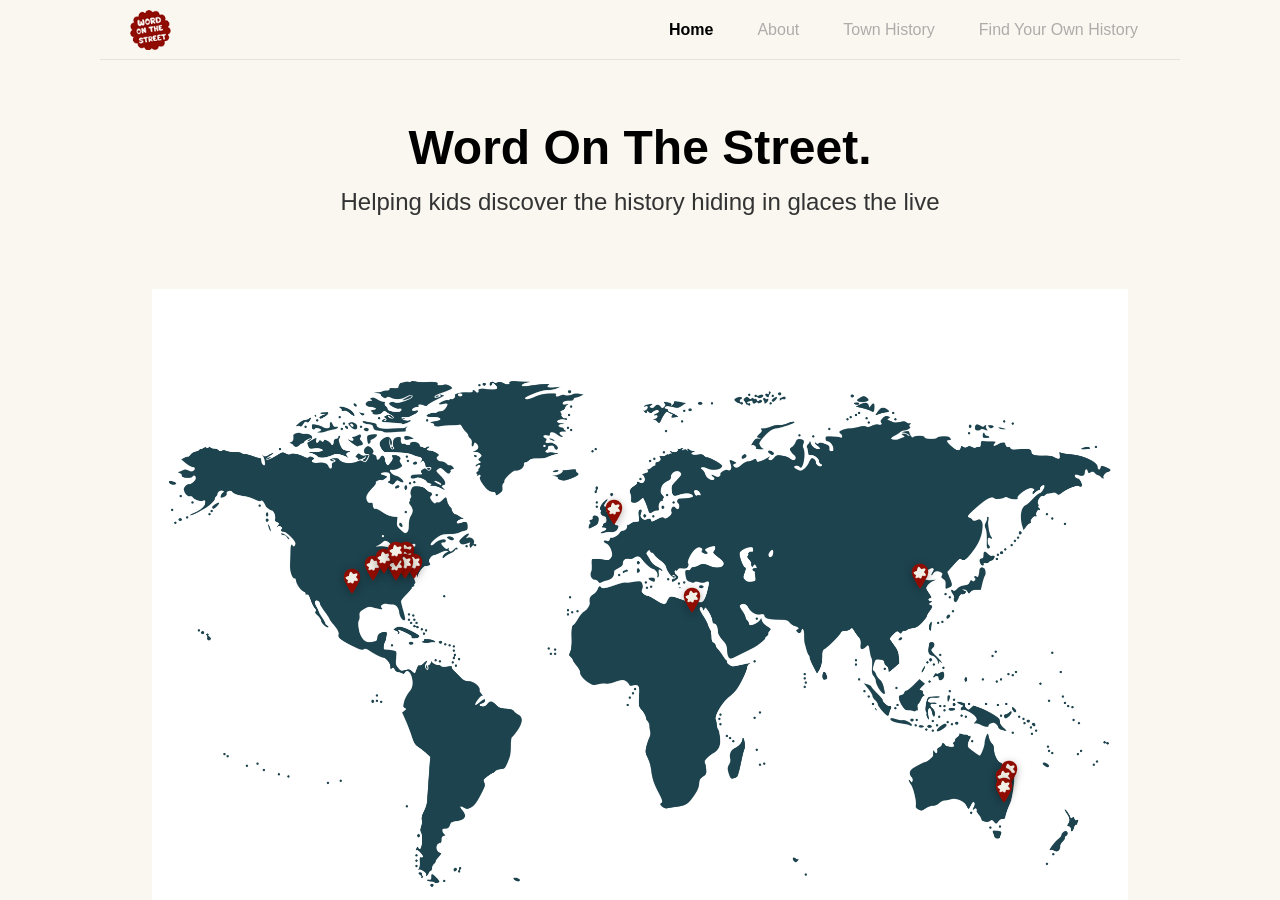
<file: story.html>
<!DOCTYPE html>
<html lang="en">
<head>
    <meta charset="UTF-8">
    <meta name="viewport" content="width=device-width, initial-scale=1.0">
    <title>Story - Historic Mercersburg</title>
    <link rel="stylesheet" href="css/style.css?v=1">
</head>
<body>
    <!-- Header -->
    <header class="header">
        <div class="header-left">
            <a href="./index.html" class="logo">
                <img src="images/logo.png" alt="Word on the Street">
            </a>
        </div>
        <nav class="header-nav">
            <ul class="nav-list">
                <li class="nav-item">
                    <a href="./index.html" class="nav-link">Home</a>
                </li>
                <li class="nav-item">
                    <a href="./history.html" class="nav-link">About</a>
                </li>
                <li class="nav-item">
                    <a href="./other_spots.html" class="nav-link">Town History</a>
                </li>
                <li class="nav-item">
                    <a href="./activity.html" class="nav-link">Find Your Own History</a>
                </li>
            </ul>
        </nav>
    </header>

    <!-- Main Content -->
    <main class="main-content story-content">
        <div class="story-container">
            <!-- Back to Map Link -->
            <a href="./index.html" class="back-to-map">← Back to Map</a>
            
            <!-- Page Title -->
            <h1 class="story-title" id="story-title"></h1>

            <!-- Story Sections -->
            <div id="story-sections" class="story-sections">
                <!-- Sections will be loaded dynamically -->
            </div>

            <!-- Navigation Buttons -->
            <div class="story-navigation" id="story-navigation">
                <!-- Navigation will be loaded dynamically -->
            </div>
        </div>
    </main>

    <!-- Footer -->
    <footer class="footer story-footer">
        <div class="footer-content">
            <p class="footer-text-main">one story at a time, instead of one building at a time
            </p>
            <p class="footer-text-copyright">© 2025 Historic Mercersburg. All rights reserved.</p>
        </div>
    </footer>

    <script src="js/jquery-3.2.1.min.js"></script>
    <script src="js/main.js"></script>
    <script src="js/stories-data.js"></script>
    <script src="js/story.js"></script>
</body>
</html>
</file>
<file: css/style.css>
@font-face {
  font-family: "Anitto";
  src: url("../font/Anitto.ttf") format("truetype");
  font-weight: normal;
  font-style: normal;
}
* {
  margin: 0;
  padding: 0;
  box-sizing: border-box;
}

body {
  font-family: "Arial", sans-serif;
  background-color: #faf7f0;
  overflow-x: hidden;
  display: flex;
  flex-direction: column;
  min-height: 100vh;
}

.container {
  max-width: 1080px;
  margin: 0 auto;
  width: 100%;
  padding: 0 1.25rem;
}

.header {
  height: 3.75rem;
  background: #faf7f0;
  display: flex;
  justify-content: space-between;
  align-items: center;
  padding: 0 1.875rem;
  max-width: 1080px;
  margin: 0 auto;
  width: 100%;
  border-bottom: solid 1px #e7e2dd;
}
.header-left .logo {
  color: #000;
  font-family: "Anitto", Arial, sans-serif;
  font-size: 1.5rem;
  font-weight: bold;
  letter-spacing: 1px;
  text-decoration: none;
  display: block;
}
.header-left .logo img {
  height: 2.5rem;
  width: auto;
  display: block;
}
.header-nav .nav-list {
  display: flex;
  list-style: none;
  gap: 1.25rem;
}
.header-nav .nav-item .nav-link {
  color: #AFABAB;
  text-decoration: none;
  font-size: 1rem;
  font-weight: 500;
  padding: 0.375rem 0.75rem;
  border-radius: 0.25rem;
  transition: all 0.3s ease;
  position: relative;
}
.header-nav .nav-item .nav-link.disabled {
  color: #AFABAB;
  cursor: default;
  pointer-events: none;
}
.header-nav .nav-item.active .nav-link {
  color: #000;
  font-weight: bold;
}

.main-content {
  margin-top: 0;
  padding: 0;
  min-height: calc(100vh - 3.75rem);
  display: flex;
  flex-direction: column;
  justify-content: flex-start;
  align-items: center;
  width: 100%;
}

.home-content {
  margin-top: 0;
  padding: 0;
  background: #faf7f0;
  flex: 1;
  width: 100%;
}

.hero-section {
  width: 100%;
  max-width: 1080px;
  margin: 0 auto;
  cursor: pointer;
  transition: opacity 0.3s ease;
}
.hero-section:hover {
  opacity: 0.9;
}
.hero-section .hero-image {
  width: 100%;
  height: auto;
  display: block;
}

.treasure-map-section {
  width: 100%;
  max-width: 1080px;
  margin: 0 auto;
  display: flex;
  justify-content: center;
  align-items: center;
  padding: 0.5rem 1.25rem;
}
.treasure-map-section .treasure-map-image {
  max-width: 100%;
  height: auto;
  display: block;
  margin: 0 auto;
}

.world-map-section {
  width: 100%;
  max-width: 100%;
  margin: 0 auto;
  padding: 0;
  background: #faf7f0;
}

.world-map-container {
  position: relative;
  max-width: 1400px;
  width: 100%;
  margin: 0 auto;
  padding: 0 2rem;
}

.world-map-image {
  width: 100%;
  height: auto;
  display: block;
}

.world-map-icon {
  position: absolute;
  cursor: pointer;
  z-index: 10;
  transition: all 0.3s ease;
}
.world-map-icon:hover {
  transform: scale(1.3);
  z-index: 20;
}
.world-map-icon:hover .icon-image {
  filter: drop-shadow(0 4px 8px rgba(0, 0, 0, 0.4));
}
.world-map-icon .icon-image {
  width: 2rem;
  height: 2rem;
  filter: drop-shadow(0 2px 4px rgba(0, 0, 0, 0.3));
  transition: all 0.3s ease;
}

.pdf-modal {
  display: none;
  position: fixed;
  z-index: 1000;
  left: 0;
  top: 0;
  width: 100%;
  height: 100%;
  overflow: auto;
  background-color: rgba(0, 0, 0, 0.7);
}

.pdf-modal-content {
  background-color: #fff;
  margin: 2% auto;
  padding: 0;
  border: 1px solid #888;
  width: 90%;
  max-width: 1200px;
  max-height: 90vh;
  border-radius: 0.5rem;
  display: flex;
  flex-direction: column;
}

.pdf-modal-header {
  display: flex;
  justify-content: space-between;
  align-items: center;
  padding: 1rem 1.5rem;
  border-bottom: 1px solid #ddd;
  background: #faf7f0;
}

.pdf-modal-title {
  margin: 0;
  font-size: 1.5rem;
  font-weight: bold;
  color: #333;
  font-family: "Arial", sans-serif;
}

.pdf-modal-close {
  color: #aaa;
  font-size: 2rem;
  font-weight: bold;
  cursor: pointer;
  transition: color 0.3s ease;
}
.pdf-modal-close:hover, .pdf-modal-close:focus {
  color: #000;
}

.pdf-modal-body {
  padding: 1rem;
  overflow-y: auto;
  flex: 1;
  max-height: calc(90vh - 80px);
}

.pdf-iframe {
  width: 100%;
  height: 80vh;
  border: none;
  margin-bottom: 1rem;
  border-radius: 0.25rem;
}
.pdf-iframe:last-child {
  margin-bottom: 0;
}

.historic-buildings-section {
  width: 100%;
  max-width: 1080px;
  margin: 0 auto;
  padding: 3.75rem 1.25rem;
  background: #faf7f0;
}
.historic-buildings-section .buildings-title {
  font-size: 3rem;
  font-weight: bold;
  color: #000;
  text-align: center;
  margin-bottom: 0.5rem;
  font-family: "Arial", sans-serif;
}
.historic-buildings-section .buildings-subtitle {
  font-size: 1.5rem;
  font-weight: normal;
  color: #333;
  text-align: center;
  line-height: 1.6;
  margin-bottom: 2rem;
  max-width: 50rem;
  margin-left: auto;
  margin-right: auto;
  font-family: "Arial", sans-serif;
}
.historic-buildings-section .mission-section {
  margin-bottom: 3rem;
  max-width: 50rem;
  margin-left: auto;
  margin-right: auto;
}
.historic-buildings-section .mission-title {
  font-size: 2rem;
  font-weight: bold;
  color: #333;
  text-align: center;
  margin-bottom: 1rem;
  font-family: "Arial", sans-serif;
}
.historic-buildings-section .buildings-intro-text {
  font-size: 1rem;
  color: #666;
  text-align: center;
  line-height: 1.8;
  margin-bottom: 0;
  font-family: "Arial", sans-serif;
}
.historic-buildings-section .section-title-buildings {
  font-size: 2.25rem;
  font-weight: bold;
  color: #333;
  text-align: center;
  margin-bottom: 2rem;
  font-family: "Arial", sans-serif;
}

.buildings-grid {
  display: grid;
  grid-template-columns: repeat(3, 1fr);
  gap: 1.5rem;
  width: 100%;
}

.more-btn-wrapper {
  display: flex;
  align-items: center;
  justify-content: center; /* Center in the grid cell */
  height: 100%;
  min-height: 200px; /* Ensure it has some height if empty row, but cards define row height */
}
.more-btn-wrapper .more-btn-link {
  display: block;
  transition: opacity 0.3s ease;
  cursor: pointer;
}
.more-btn-wrapper .more-btn-link:hover {
  opacity: 0.8;
}
.more-btn-wrapper .more-btn-link img {
  width: 7rem;
  max-width: 100%;
  height: auto;
  display: block;
}

.other-spots-section {
  padding: 3.75rem 1.25rem;
  background: #faf7f0;
  min-height: 100vh;
}
.other-spots-section .town-intro-section1 {
  max-width: 1080px;
  margin: 0 auto;
  background: transparent;
  padding: 0 3rem;
}
.other-spots-section .town-intro-section {
  max-width: 1080px;
  margin: 0 auto 4rem;
  background: #fff;
  padding: 3rem;
  border-radius: 1rem;
  box-shadow: 0 2px 8px rgba(0, 0, 0, 0.05);
}
.other-spots-section .town-main-title {
  font-size: 3rem;
  font-weight: bold;
  color: #000;
  text-align: center;
  margin-bottom: 1.5rem;
  font-family: "Arial", sans-serif;
}
.other-spots-section .town-intro-title {
  font-size: 1.8rem;
  font-weight: normal;
  color: #D2691E;
  text-align: center;
  margin-bottom: 1.5rem;
  font-family: "Arial", sans-serif;
}
.other-spots-section .town-intro-text {
  font-size: 1rem;
  color: #666;
  line-height: 1.8;
  margin-bottom: 2.5rem;
  text-align: center;
  font-family: "Arial", sans-serif;
}
.other-spots-section .chapel-title {
  font-size: 1.5rem;
  font-weight: bold;
  color: #D2691E;
  margin-bottom: 1rem;
  font-family: "Arial", sans-serif;
}
.other-spots-section .chapel-text {
  font-size: 1rem;
  color: #666;
  line-height: 1.8;
  font-family: "Arial", sans-serif;
}
.other-spots-section .other-spots-title-container {
  display: flex;
  align-items: center;
  gap: 1rem;
  margin-bottom: 2.5rem;
  max-width: 1080px;
  margin-left: auto;
  margin-right: auto;
}
.other-spots-section .other-spots-title-container .other-spots-dot {
  width: 12px;
  height: 12px;
  background-color: #D2691E;
  border-radius: 50%;
}
.other-spots-section .other-spots-title-container .other-spots-title {
  font-size: 2rem;
  font-weight: bold;
  color: #000;
  font-family: "Arial", sans-serif;
}
.other-spots-section .spots-list {
  max-width: 1080px;
  margin: 0 auto;
  display: flex;
  flex-direction: column;
  gap: 1.5rem;
}
.other-spots-section .spot-item {
  background: #fff;
  border-radius: 0.75rem;
  padding: 1.5rem;
  box-shadow: 0 2px 8px rgba(0, 0, 0, 0.05);
  overflow: hidden;
  transition: all 0.3s ease;
}
.other-spots-section .spot-item .spot-header {
  cursor: pointer;
  display: flex;
  justify-content: space-between;
  align-items: end;
}
.other-spots-section .spot-item .spot-title {
  font-size: 1.125rem;
  font-weight: bold;
  color: #D2691E;
  margin: 0;
  font-family: "Arial", sans-serif;
  padding-right: 1rem;
}
.other-spots-section .spot-item .spot-toggle-btn {
  width: 16px;
  height: 16px;
  flex-shrink: 0;
  display: flex;
  align-items: center;
  justify-content: center;
}
.other-spots-section .spot-item .spot-toggle-btn img {
  width: 100%;
  height: 100%;
  object-fit: contain;
  display: block;
}
.other-spots-section .spot-item .spot-content {
  display: none;
  margin-top: 1.5rem;
  padding-top: 1.5rem;
  border-top: 1px solid #f0f0f0;
  font-family: "Arial", sans-serif;
}
.other-spots-section .spot-item .spot-content p {
  margin-bottom: 1rem;
  line-height: 1.6;
  color: #333;
  font-size: 0.9375rem;
}
.other-spots-section .spot-item .spot-content h4 {
  font-size: 1rem;
  font-weight: bold;
  margin-bottom: 0.5rem;
  font-family: "Arial", sans-serif;
  margin-top: 1.25rem;
}
.other-spots-section .spot-item .spot-content h4:first-child {
  margin-top: 0;
}
.other-spots-section .spot-item .spot-content .spot-section-box {
  border-radius: 0.5rem;
  padding: 1.25rem;
  margin-bottom: 1.25rem;
}
.other-spots-section .spot-item .spot-content .spot-section-box h4 {
  margin-top: 0;
}
.other-spots-section .spot-item .spot-content .spot-section-box.did-you-know {
  background-color: #F0F5F0;
}
.other-spots-section .spot-item .spot-content .spot-section-box.did-you-know h4 {
  color: #558B55;
}
.other-spots-section .spot-item .spot-content .spot-section-box.think-about-it {
  background-color: #FFF8E8;
}
.other-spots-section .spot-item .spot-content .spot-section-box.think-about-it h4 {
  color: #D79B00;
}
.other-spots-section .spot-item .spot-content .spot-section-box.architectural-details {
  padding: 0;
  margin-bottom: 1.25rem;
}
.other-spots-section .spot-item .spot-content .spot-section-box.architectural-details h4 {
  color: #333;
}
.other-spots-section .spot-item .spot-content .spot-section-box ul {
  list-style: disc;
  padding-left: 1.25rem;
  margin-bottom: 0;
}
.other-spots-section .spot-item .spot-content .spot-section-box ul li {
  margin-bottom: 0.5rem;
  font-size: 0.9375rem;
  color: #333;
  line-height: 1.6;
}
.other-spots-section .spot-item .spot-content .spot-section-box ul li:last-child {
  margin-bottom: 0;
}
.other-spots-section .spot-item .spot-content .spot-section-box .question-item {
  margin-bottom: 0.75rem;
  font-size: 0.9375rem;
  color: #333;
  line-height: 1.6;
}
.other-spots-section .spot-item .spot-content .spot-section-box .question-item strong {
  display: block;
  font-weight: bold;
  margin-bottom: 0.25rem;
}

.building-card {
  background: #fff;
  border-radius: 0.5rem;
  overflow: hidden;
  box-shadow: 0 0.125rem 0.5rem rgba(0, 0, 0, 0.1);
  transition: transform 0.3s ease, box-shadow 0.3s ease;
}
.building-card .building-image-wrapper {
  position: relative;
  width: 100%;
  height: 15rem;
  overflow: hidden;
}
.building-card .building-image-wrapper .building-image {
  width: 100%;
  height: 100%;
  object-fit: cover;
  display: block;
}
.building-card .building-image-wrapper .building-mark {
  position: absolute;
  top: 0.75rem;
  right: 0.75rem;
  padding: 0.375rem 0.75rem;
  border-radius: 0.25rem;
  color: #fff;
  font-size: 0.75rem;
  font-weight: 600;
  z-index: 10;
  font-family: "Arial", sans-serif;
  line-height: 1.2;
}
.building-card .building-content {
  padding: 1.25rem 1rem;
}
.building-card .building-content .building-title {
  font-size: 1.25rem;
  font-weight: bold;
  color: #333;
  margin-bottom: 0.5rem;
  line-height: 1.3;
  font-family: "Arial", sans-serif;
}
.building-card .building-content .building-subtitle {
  font-size: 0.875rem;
  color: #666;
  margin-bottom: 1rem;
  font-weight: 500;
  font-family: "Arial", sans-serif;
}
.building-card .building-content .building-details {
  margin-bottom: 1rem;
}
.building-card .building-content .building-details .building-detail-item {
  display: flex;
  align-items: center;
  margin-bottom: 0.5rem;
  font-size: 0.8125rem;
  color: #555;
  font-family: "Arial", sans-serif;
}
.building-card .building-content .building-details .building-detail-item .detail-icon {
  width: 1rem;
  height: 1rem;
  margin-right: 0.5rem;
  flex-shrink: 0;
  display: inline-block;
}
.building-card .building-content .building-details .building-detail-item .detail-icon img {
  width: 100%;
  height: 100%;
  object-fit: contain;
  display: block;
}
.building-card .building-content .building-details .building-detail-item .detail-text {
  flex: 1;
  line-height: 1.4;
}
.building-card .building-content .building-description {
  height: 90px;
  font-size: 0.8125rem;
  color: #666;
  line-height: 1.6;
  margin-bottom: 1.25rem;
  font-family: "Arial", sans-serif;
}
.building-card .building-content .discover-button {
  width: 100%;
  background: #faf7f0;
  color: #333;
  border: 1px solid #f1eee6;
  padding: 0.625rem 1rem;
  border-radius: 0.25rem;
  font-size: 0.875rem;
  font-weight: 500;
  cursor: pointer;
  transition: all 0.3s ease;
  font-family: "Arial", sans-serif;
}

.home-footer {
  background: #FFFEF9;
  border-top: 1px solid #E0E0E0;
  padding: 2.5rem 0;
  margin-top: auto;
  width: 100%;
}
.home-footer .footer-content {
  max-width: 1080px;
  margin: 0 auto;
  text-align: center;
  padding: 0 1.25rem;
}
.home-footer .footer-content .footer-text-main {
  font-size: 0.8rem;
  color: #666;
  margin-bottom: 0.5rem;
  font-family: "Arial", sans-serif;
}
.home-footer .footer-content .footer-text-copyright {
  font-size: 0.7125rem;
  color: #999;
  font-family: "Arial", sans-serif;
}

.story-content {
  background: #FFFEF9;
  padding: 2.5rem 1.25rem;
  flex: 1;
}

.story-container {
  max-width: 1080px;
  margin: 0 auto;
  width: 100%;
}

.back-to-map {
  display: inline-block;
  color: #333;
  text-decoration: none;
  font-size: 0.875rem;
  margin-bottom: 1.25rem;
  font-family: "Arial", sans-serif;
  transition: color 0.3s ease;
}
.back-to-map:hover {
  color: #8B4513;
}

.story-title {
  font-size: 2.625rem;
  font-weight: bold;
  color: #333;
  margin-bottom: 2.5rem;
  font-family: "Arial", sans-serif;
  line-height: 1.2;
}
.story-title .story-number {
  color: #8B4513;
  font-size: 3rem;
}

.story-sections {
  margin-bottom: 3.75rem;
}

.story-section {
  background: #fff;
  border-radius: 0.5rem;
  padding: 1.875rem 1.5rem;
  margin-bottom: 1.5rem;
  box-shadow: 0 0.125rem 0.5rem rgba(0, 0, 0, 0.05);
  border: solid 1px #e4e1d9;
}
.story-section .section-title {
  font-size: 1.5rem;
  font-weight: bold;
  margin-bottom: 1.25rem;
  font-family: "Arial", sans-serif;
  line-height: 1.3;
}
.story-section .section-content {
  font-size: 1rem;
  color: #333;
  line-height: 1.8;
  margin-bottom: 1rem;
  font-family: "Arial", sans-serif;
}
.story-section .section-list {
  list-style: disc;
  margin-left: 1.5rem;
  margin-bottom: 1rem;
}
.story-section .section-list li {
  font-size: 1rem;
  color: #333;
  line-height: 1.8;
  margin-bottom: 0.5rem;
  font-family: "Arial", sans-serif;
}

.story-section-facts .facts-list {
  list-style: none;
  margin: 0;
  padding: 0;
}
.story-section-facts .facts-list .fact-item {
  display: flex;
  align-items: flex-start;
  margin-bottom: 1rem;
  font-family: "Arial", sans-serif;
}
.story-section-facts .facts-list .fact-item .fact-icon {
  font-size: 1.5rem;
  margin-right: 0.75rem;
  flex-shrink: 0;
  line-height: 1.4;
}
.story-section-facts .facts-list .fact-item .fact-text {
  font-size: 1rem;
  color: #333;
  line-height: 1.8;
  flex: 1;
}

.story-section-facts-highlight .facts-highlight-list {
  list-style: none;
  margin: 0;
  padding: 0;
}
.story-section-facts-highlight .facts-highlight-list .fact-highlight-item {
  display: flex;
  align-items: flex-start;
  margin-bottom: 1rem;
  font-family: "Arial", sans-serif;
}
.story-section-facts-highlight .facts-highlight-list .fact-highlight-item .fact-highlight-icon {
  font-size: 1.5rem;
  margin-right: 0.75rem;
  flex-shrink: 0;
  line-height: 1.4;
}
.story-section-facts-highlight .facts-highlight-list .fact-highlight-item .fact-highlight-content {
  flex: 1;
}
.story-section-facts-highlight .facts-highlight-list .fact-highlight-item .fact-highlight-content .fact-highlight-title {
  font-size: 1rem;
  font-weight: bold;
  color: #333;
  margin-bottom: 0.25rem;
  font-family: "Arial", sans-serif;
  line-height: 1.4;
}
.story-section-facts-highlight .facts-highlight-list .fact-highlight-item .fact-highlight-content .fact-highlight-text {
  font-size: 1rem;
  color: #333;
  line-height: 1.8;
  margin: 0;
  font-family: "Arial", sans-serif;
}

.columns-grid {
  display: grid;
  grid-template-columns: repeat(4, 1fr);
  gap: 1.5rem;
  margin-top: 1.25rem;
}
.columns-grid .column-item {
  background: transparent;
}
.columns-grid .column-item .column-title {
  font-size: 1rem;
  font-weight: bold;
  color: #333;
  margin-bottom: 0.75rem;
  font-family: "Arial", sans-serif;
}
.columns-grid .column-item .column-list {
  list-style: disc;
  margin-left: 1.25rem;
  padding: 0;
}
.columns-grid .column-item .column-list li {
  font-size: 0.875rem;
  color: #333;
  line-height: 1.8;
  margin-bottom: 0.375rem;
  font-family: "Arial", sans-serif;
}

.timeline-list {
  margin-top: 1.25rem;
}
.timeline-list .timeline-item {
  gap: 1rem;
  margin-bottom: 1.5rem;
  align-items: flex-start;
  font-family: "Arial", sans-serif;
}
.timeline-list .timeline-item .timeline-time {
  font-size: 0.9375rem;
  font-weight: bold;
  color: #8B4513;
  min-width: 6.25rem;
  flex-shrink: 0;
  font-family: "Arial", sans-serif;
}
.timeline-list .timeline-item .timeline-text {
  font-size: 1rem;
  color: #333;
  line-height: 1.8;
  flex: 1;
  font-family: "Arial", sans-serif;
}

.story-section-questions .questions-list {
  list-style: decimal;
  margin-bottom: 1.25rem;
}
.story-section-questions .questions-list .question-item {
  font-size: 1rem;
  color: #333;
  line-height: 1.8;
  margin-bottom: 1rem;
  font-family: "Arial", sans-serif;
}
.story-section-questions .questions-list .question-item .question-label {
  display: block;
  font-weight: 600;
  color: #8B4513;
  margin-bottom: 0.25rem;
}
.story-section-questions .questions-list .question-item::marker {
  content: "";
}
.story-section-questions .final-reflection {
  font-size: 1rem;
  color: #333;
  font-weight: 600;
  margin-top: 1.25rem;
  font-family: "Arial", sans-serif;
  font-style: italic;
}

.story-section-congratulations {
  text-align: center;
  padding: 2.5rem 1.5rem;
}
.story-section-congratulations .congratulations-title {
  font-size: 2.25rem;
  font-weight: bold;
  color: #ad5630;
  margin-bottom: 1.25rem;
  font-family: "Arial", sans-serif;
}
.story-section-congratulations .congratulations-content {
  font-size: 1.125rem;
  color: #333;
  line-height: 1.8;
  margin-bottom: 1.25rem;
  font-family: "Arial", sans-serif;
}

.view-activities-button {
  background: #86a957;
  color: #fff;
  border: none;
  padding: 0.75rem 1.5rem;
  border-radius: 0.5rem;
  font-size: 0.875rem;
  font-weight: 600;
  cursor: pointer;
  transition: background 0.3s ease;
  font-family: "Arial", sans-serif;
  margin-top: 1.25rem;
}

.activities-cta {
  margin-top: 1.25rem;
  display: flex;
  justify-content: flex-end;
}

.activity-content {
  background: #FFFEF9;
  padding: 0;
}

.module-container {
  max-width: 1080px;
  margin: 0 auto;
  padding: 3rem 2rem;
}

.module-title {
  font-size: 1.6rem;
  font-weight: bold;
  color: #eef9f1;
  margin-bottom: 1.5rem;
  font-family: "Arial", sans-serif;
}

.module-worksheets .module-title, .tours-content .module-title {
  color: #ad5630;
}

.module-online .module-title {
  color: #4f9455;
}

.module-text {
  font-size: 1rem;
  color: #333;
  line-height: 1.8;
  margin-bottom: 1.5rem;
  font-family: "Arial", sans-serif;
}

.module-email {
  font-size: 1rem;
  color: #333;
  line-height: 1.8;
  font-family: "Arial", sans-serif;
}
.module-email a {
  color: #8B0000;
  text-decoration: none;
}
.module-email a:hover {
  text-decoration: underline;
}

.module-hero {
  background: transparent;
}

.hero-main-title {
  font-size: 3.5rem;
  font-weight: bold;
  color: #000;
  text-align: center;
  margin-bottom: 1rem;
  font-family: "Arial", sans-serif;
}

.hero-subtitle {
  font-size: 1.5rem;
  color: #333;
  text-align: center;
  font-family: "Arial", sans-serif;
  line-height: 1.6;
}

.module-tours {
  background: #fff;
  width: 1200px;
  margin: 0 auto;
}

.tours-content {
  display: flex;
  justify-content: space-between;
  gap: 1rem;
}

.tours-text {
  padding-right: 2rem;
}

.tours-gallery {
  position: relative;
  width: 440px;
}

.module-online {
  background: #eef9f1;
  width: 1200px;
  margin: 2rem auto;
}

.online-content {
  display: grid;
  grid-template-columns: 1fr 1fr;
  gap: 3rem;
  align-items: center;
}

.online-video {
  order: 1;
}

.online-text {
  order: 2;
  text-align: right;
}

.module-worksheets {
  background: #f0e3da;
  width: 1200px;
  margin: 0 auto;
}

.map-image-wrapper {
  margin-top: 2rem;
  text-align: center;
}

.map-image {
  max-width: 100%;
  height: auto;
  border-radius: 1rem;
}

.module-pdf-download {
  background: #fff;
  width: 1200px;
  margin: 0 auto;
  padding: 3rem 0;
}

.pdf-download-box {
  display: flex;
  flex-direction: column;
  align-items: center;
  justify-content: center;
  gap: 1rem;
  padding: 2rem;
  cursor: pointer;
  transition: all 0.3s ease;
  border-radius: 0.5rem;
}
.pdf-download-box:hover {
  background: #f9f9f9;
}
.pdf-download-box:hover .pdf-link-text {
  color: #8B0000;
}

.pdf-icon {
  width: 4rem;
  height: 4rem;
  object-fit: contain;
}

.pdf-link-text {
  font-size: 1.2rem;
  color: #D2691E;
  font-weight: 500;
  font-family: "Arial", sans-serif;
  transition: color 0.3s ease;
  text-align: center;
}

.pdf-link-text-2 {
  font-size: 1.4rem;
  color: #8B0000;
  font-weight: 500;
  font-family: "Arial", sans-serif;
  transition: color 0.3s ease;
  text-align: center;
  display: block;
  margin-top: 2rem;
}

.activity-section {
  margin-bottom: 2.5rem;
}
.activity-section .section-title {
  font-size: 1.75rem;
  font-weight: bold;
  color: #8B4513;
  margin-bottom: 1.25rem;
}

.video-wrapper {
  position: relative;
  border-radius: 1rem;
  overflow: hidden;
  background: #000;
  width: 100%;
  aspect-ratio: 16/9;
}
.video-wrapper img {
  width: 100%;
  height: 100%;
}
.video-wrapper video {
  width: 100%;
  height: 100%;
  display: block;
  object-fit: cover;
}

.video-overlay {
  position: absolute;
  inset: 0;
  display: flex;
  align-items: center;
  justify-content: center;
  background: rgba(0, 0, 0, 0.55);
  cursor: pointer;
  transition: opacity 0.3s ease;
}
.video-overlay.hidden {
  opacity: 0;
  pointer-events: none;
}
.video-overlay .play-button {
  width: 4.5rem;
  height: 4.5rem;
  border-radius: 50%;
  background: #fff;
  display: flex;
  align-items: center;
  justify-content: center;
  box-shadow: 0 0.25rem 1rem rgba(0, 0, 0, 0.25);
}
.video-overlay .play-button::before {
  content: "";
  border-style: solid;
  border-width: 0.75rem 0 0.75rem 1.125rem;
  border-color: transparent transparent transparent #8B4513;
  margin-left: 0.25rem;
}

.annual-highlights .highlight-grid {
  display: grid;
  grid-template-columns: repeat(2, 1fr);
  gap: 1.25rem;
  margin-top: 1.25rem;
}
.annual-highlights .highlight-card {
  background: #fff;
  border-radius: 1rem;
  padding: 1.25rem;
  box-shadow: 0 0.125rem 0.5rem rgba(0, 0, 0, 0.08);
}
.annual-highlights .highlight-card .highlight-month {
  font-size: 0.875rem;
  font-weight: bold;
  color: #d77a0a;
  text-transform: uppercase;
  display: inline-flex;
  align-items: center;
  gap: 0.5rem;
  margin-bottom: 0.5rem;
}
.annual-highlights .highlight-card .highlight-title {
  font-size: 1.125rem;
  font-weight: bold;
  color: #333;
  margin-bottom: 0.625rem;
}
.annual-highlights .highlight-card .highlight-description {
  font-size: 0.9375rem;
  color: #555;
  line-height: 1.6;
}

.gallery-swiper-container {
  position: relative;
  width: 100%;
}

.gallery-swiper {
  border-radius: 1rem;
  overflow: hidden;
  background: #f5f5f5;
  padding: 1rem;
}
.gallery-swiper .swiper-slide {
  display: flex;
  justify-content: center;
  align-items: center;
}
.gallery-swiper img {
  width: 100%;
  border-radius: 0.75rem;
  max-height: 22.5rem;
}

.gallery-swiper-container .swiper-button-prev,
.gallery-swiper-container .swiper-button-next {
  width: 3rem;
  height: 3rem;
  border-radius: 50%;
  color: #8B4513;
  transition: all 0.3s ease;
  top: 50%;
  transform: translateY(-50%);
}
.gallery-swiper-container .swiper-button-prev::after,
.gallery-swiper-container .swiper-button-next::after {
  font-size: 0.875rem;
  font-weight: bold;
}

.gallery-swiper-container .swiper-button-prev {
  left: 0;
}

.gallery-swiper-container .swiper-button-next {
  right: 0;
}

.gallery-swiper-container .swiper-pagination {
  position: relative;
  bottom: auto;
  margin-top: 1rem;
}
.gallery-swiper-container .swiper-pagination .swiper-pagination-bullet {
  width: 0.625rem;
  height: 0.625rem;
  background: #999;
  opacity: 0.5;
  transition: all 0.3s ease;
}
.gallery-swiper-container .swiper-pagination .swiper-pagination-bullet.swiper-pagination-bullet-active {
  background: #8B4513;
  opacity: 1;
  width: 1.5rem;
  border-radius: 0.3125rem;
}

.plan-visit-section .plan-intro {
  font-size: 1rem;
  color: #555;
  line-height: 1.7;
  margin-bottom: 1.25rem;
}
.plan-visit-section .plan-cards {
  display: flex;
  flex-direction: column;
  gap: 1rem;
}
.plan-visit-section .plan-card {
  border-radius: 1rem;
  padding: 1.25rem;
  background: #fff;
  border: 0.125rem solid #ddd;
}
.plan-visit-section .plan-card.accent-red {
  border-color: #f05a3f;
}
.plan-visit-section .plan-card.accent-green {
  border-color: #49a063;
}
.plan-visit-section .plan-card .plan-title {
  font-size: 1rem;
  font-weight: bold;
  margin-bottom: 0.5rem;
  display: inline-flex;
  align-items: center;
  gap: 0.5rem;
}
.plan-visit-section .plan-card .plan-text {
  font-size: 0.9375rem;
  color: #555;
  line-height: 1.7;
}

.story-navigation {
  margin-top: 2.5rem;
  margin-bottom: 2.5rem;
}

.nav-buttons {
  display: flex;
  justify-content: space-between;
  align-items: center;
  gap: 1.25rem;
}

.nav-button {
  padding: 0.75rem 1.5rem;
  border-radius: 0.375rem;
  font-size: 0.875rem;
  font-weight: 500;
  text-decoration: none;
  transition: all 0.3s ease;
  font-family: "Arial", sans-serif;
}
.nav-button.nav-button-prev {
  background: #f5f5f5;
  color: #333;
  border: 1px solid #ddd;
}
.nav-button.nav-button-prev:hover {
  background: #e5e5e5;
}
.nav-button.nav-button-next {
  background: #8B4513;
  color: #fff;
  border: 1px solid #8B4513;
}
.nav-button.nav-button-next:hover {
  background: #6b3410;
}
.nav-button.nav-button-disabled {
  visibility: hidden;
}

.story-footer {
  background: #FFFEF9;
  border-top: 1px solid #E0E0E0;
  padding: 2.5rem 0;
  margin-top: auto;
  width: 100%;
}
.story-footer .footer-content {
  max-width: 1080px;
  margin: 0 auto;
  text-align: center;
  padding: 0 1.25rem;
}
.story-footer .footer-content .footer-text-main {
  font-size: 1rem;
  color: #666;
  margin-bottom: 0.5rem;
  font-family: "Arial", sans-serif;
}
.story-footer .footer-content .footer-text-copyright {
  font-size: 0.8125rem;
  color: #999;
  font-family: "Arial", sans-serif;
}

.history-content {
  background: #FFFEF9;
  padding: 0;
  flex: 1;
}

.history-container {
  max-width: 100%;
  margin: 0 auto;
  width: 100%;
}

.history-hero-section {
  position: relative;
  width: 100%;
  min-height: calc(100vh - 3.75rem);
  display: flex;
  align-items: center;
  justify-content: center;
}

.history-background {
  position: absolute;
  top: 0;
  left: 0;
  width: 100%;
  height: 100%;
  z-index: 0;
  display: flex;
  align-items: center;
  justify-content: center;
}

.history-bg-image {
  width: 35%;
  height: 45%;
  object-fit: cover;
  opacity: 0.3;
}

.history-content-wrapper {
  position: relative;
  z-index: 1;
  max-width: 1080px;
  margin: 0 auto;
  padding: 3rem 2rem;
  display: grid;
  grid-template-columns: 1fr 1fr;
  gap: 3rem;
  align-items: center;
}

.history-text-section {
  padding: 2rem;
}

.history-section-title {
  font-size: 2rem;
  font-weight: bold;
  color: #8B0000;
  margin-bottom: 1.5rem;
  font-family: "Arial", sans-serif;
}

.history-text {
  font-size: 1rem;
  color: #333;
  line-height: 1.8;
  margin-bottom: 1.5rem;
  font-family: "Arial", sans-serif;
}

.history-image-section {
  display: flex;
  justify-content: end;
  align-items: center;
}

.history-photo {
  max-width: 100%;
  height: auto;
  border-radius: 1rem;
}

.history-title {
  font-size: 3rem;
  font-weight: bold;
  color: #333;
  text-align: center;
  margin-bottom: 1rem;
  font-family: "Arial", sans-serif;
  line-height: 1.2;
}

.history-subtitle {
  font-size: 1.25rem;
  color: #666;
  text-align: center;
  margin-bottom: 3.75rem;
  font-family: "Arial", sans-serif;
  line-height: 1.6;
}

.history-sections {
  display: flex;
  flex-direction: column;
  gap: 2.5rem;
}

.history-card {
  background: #fff;
  border-radius: 0.75rem;
  padding: 2.5rem 2rem;
  box-shadow: 0 0.25rem 0.75rem rgba(0, 0, 0, 0.1);
  position: relative;
}
.history-card .history-card-header {
  display: flex;
  align-items: center;
  gap: 0.75rem;
  margin-bottom: 1.5rem;
}
.history-card .history-card-icon {
  font-size: 2rem;
  display: inline-block;
  flex-shrink: 0;
}
.history-card .history-card-title {
  font-size: 1.75rem;
  font-weight: bold;
  color: #333;
  margin: 0;
  font-family: "Arial", sans-serif;
  line-height: 1.3;
}
.history-card .history-card-content {
  font-size: 1rem;
  color: #333;
  line-height: 1.8;
  margin-bottom: 1rem;
  font-family: "Arial", sans-serif;
}
.history-card .history-card-content:last-of-type {
  margin-bottom: 1.5rem;
}
.history-card .history-card-content strong {
  font-weight: 600;
  color: #000;
}

.history-highlight {
  background: #fef8f0;
  border-radius: 0.5rem;
  padding: 1rem 1.25rem;
  margin-top: 1.5rem;
  display: flex;
  align-items: flex-start;
  gap: 0.75rem;
}
.history-highlight .history-highlight-icon {
  font-size: 1.5rem;
  flex-shrink: 0;
}
.history-highlight .history-highlight-content {
  flex: 1;
}
.history-highlight .history-highlight-content .history-highlight-title {
  font-size: 1rem;
  font-weight: bold;
  color: #d87045;
  margin-bottom: 0.375rem;
  font-family: "Arial", sans-serif;
}
.history-highlight .history-highlight-content .history-highlight-text {
  font-size: 0.9375rem;
  color: #333;
  line-height: 1.6;
  font-family: "Arial", sans-serif;
}

.history-figures-grid {
  display: grid;
  grid-template-columns: repeat(2, 1fr);
  gap: 1rem;
  margin-top: 1.5rem;
}
.history-figures-grid .history-figure-card {
  background: #fafafa;
  border-radius: 0.5rem;
  padding: 1.25rem;
  box-shadow: none;
  border: 1px solid #e8e8e8;
  text-align: left;
}
.history-figures-grid .history-figure-card .history-figure-icon {
  font-size: 1.25rem;
  display: inline-block;
  margin-bottom: 0.5rem;
}
.history-figures-grid .history-figure-card .history-figure-title {
  display: inline;
  font-size: 1rem;
  font-weight: bold;
  color: #333;
  margin-bottom: 0.5rem;
  font-family: "Arial", sans-serif;
  line-height: 1.3;
}
.history-figures-grid .history-figure-card .history-figure-text {
  font-size: 0.875rem;
  color: #666;
  line-height: 1.6;
  font-family: "Arial", sans-serif;
}

.history-footer {
  background: #FFFEF9;
  border-top: 1px solid #E0E0E0;
  padding: 2.5rem 0;
  margin-top: auto;
  width: 100%;
}
.history-footer .footer-content {
  max-width: 1080px;
  margin: 0 auto;
  text-align: center;
  padding: 0 1.25rem;
}
.history-footer .footer-content .footer-text-main {
  font-size: 1rem;
  color: #666;
  margin-bottom: 0.5rem;
  font-family: "Arial", sans-serif;
}
.history-footer .footer-content .footer-text-copyright {
  font-size: 0.8125rem;
  color: #999;
  font-family: "Arial", sans-serif;
}

.map-container {
  position: relative;
  max-width: 89.7645854657vw;
  width: 100%;
  border-radius: 0.383828045vw;
  overflow: hidden;
}

.map-icon {
  position: absolute;
  cursor: pointer;
  z-index: 10;
  transition: all 0.3s ease;
  animation: fadeInIcons 0.8s ease-in-out 1.5s forwards;
}
.map-icon:hover {
  transform: scale(1.2);
  z-index: 20;
}
.map-icon:hover .icon-image {
  filter: drop-shadow(0 0.1023541453vw 0.2047082907vw rgba(0, 0, 0, 0.4));
}
.map-icon .icon-image {
  width: 1.5353121801vw;
  height: 1.5353121801vw;
  filter: drop-shadow(0 1px 0.1023541453vw rgba(0, 0, 0, 0.3));
  transition: all 0.3s ease;
}

@media (max-width: 1200px) {
  .buildings-grid {
    grid-template-columns: repeat(2, 1fr);
    gap: 1.25rem;
  }
}
@media (max-width: 768px) {
  .header {
    padding: 0 0.9375rem;
  }
  .header .header-left .logo {
    font-size: 1.25rem;
  }
  .header .header-nav .nav-item .nav-link {
    font-size: 0.75rem;
    padding: 0.25rem 0.5rem;
  }
  .buildings-grid {
    grid-template-columns: 1fr;
    gap: 1.25rem;
  }
  .historic-buildings-section {
    padding: 2.5rem 0.9375rem;
  }
  .historic-buildings-section .buildings-title {
    font-size: 1.75rem;
  }
  .historic-buildings-section .buildings-subtitle {
    font-size: 0.875rem;
  }
  .columns-grid {
    grid-template-columns: repeat(2, 1fr);
    gap: 1rem;
  }
  .story-title {
    font-size: 2rem;
  }
  .story-title .story-number {
    font-size: 2.25rem;
  }
  .story-section {
    padding: 1.25rem 1rem;
  }
  .story-section .section-title {
    font-size: 1.25rem;
  }
  .story-section .section-content {
    font-size: 0.875rem;
  }
  .story-section-facts-highlight .facts-highlight-grid {
    grid-template-columns: 1fr;
    gap: 1rem;
  }
  .nav-buttons {
    flex-direction: column;
  }
  .nav-buttons .nav-button {
    width: 100%;
    text-align: center;
  }
  .history-content {
    padding: 2.5rem 0.9375rem;
  }
  .history-title {
    font-size: 2.25rem;
  }
  .history-subtitle {
    font-size: 1.125rem;
  }
  .history-card {
    padding: 1.5rem 1.25rem;
  }
  .history-card .history-card-header {
    flex-direction: row;
    gap: 0.5rem;
  }
  .history-card .history-card-icon {
    font-size: 1.75rem;
  }
  .history-card .history-card-title {
    font-size: 1.375rem;
  }
  .history-card .history-card-content {
    font-size: 0.9375rem;
  }
  .history-highlight {
    padding: 0.875rem 1rem;
  }
  .history-highlight .history-highlight-icon {
    font-size: 1.25rem;
  }
  .history-highlight .history-highlight-title {
    font-size: 0.9375rem;
  }
  .history-highlight .history-highlight-text {
    font-size: 0.875rem;
  }
  .history-figures-grid {
    grid-template-columns: 1fr;
    gap: 0.75rem;
  }
  .history-figures-grid .history-figure-card {
    padding: 1rem;
  }
  .history-figures-grid .history-figure-card .history-figure-icon {
    font-size: 1.5rem;
  }
  .history-figures-grid .history-figure-card .history-figure-title {
    font-size: 0.9375rem;
  }
  .history-figures-grid .history-figure-card .history-figure-text {
    font-size: 0.8125rem;
  }
  .annual-highlights .highlight-grid {
    grid-template-columns: 1fr;
  }
  .activity-gallery .gallery-swiper {
    padding: 0.75rem;
  }
  .activity-gallery .swiper-button-prev,
  .activity-gallery .swiper-button-next {
    width: 2.5rem;
    height: 2.5rem;
  }
  .activity-gallery .swiper-button-prev::after,
  .activity-gallery .swiper-button-next::after {
    font-size: 0.75rem;
  }
  .activity-gallery .swiper-button-prev {
    left: 0;
  }
  .activity-gallery .swiper-button-next {
    right: 0;
  }
  .hero-main-title {
    font-size: 2.5rem;
  }
  .hero-subtitle {
    font-size: 1.125rem;
  }
  .tours-content {
    grid-template-columns: 1fr;
    gap: 2rem;
  }
  .tours-text {
    padding-right: 0;
  }
  .online-content {
    grid-template-columns: 1fr;
    gap: 2rem;
  }
  .online-video {
    order: 1;
  }
  .online-text {
    order: 2;
  }
  .module-title {
    font-size: 1.5rem;
  }
  .module-text {
    font-size: 0.9375rem;
  }
  .module-container {
    padding: 3rem 1rem;
  }
  .module-worksheets {
    width: 100%;
  }
  .history-content-wrapper {
    grid-template-columns: 1fr;
    gap: 2rem;
    padding: 2rem 1rem;
  }
  .history-text-section {
    padding: 1rem;
  }
  .history-section-title {
    font-size: 1.5rem;
  }
  .world-map-icon .icon-image {
    width: 1rem;
    height: 1rem;
  }
  .pdf-modal-content {
    width: 95%;
    margin: 5% auto;
  }
  .pdf-modal-title {
    font-size: 1.2rem;
  }
  .pdf-iframe {
    height: 60vh;
  }
  .module-pdf-download {
    width: 100%;
    padding: 2rem 0;
  }
  .pdf-download-box {
    padding: 1.5rem 1rem;
    gap: 0.75rem;
  }
  .pdf-icon {
    width: 3rem;
    height: 3rem;
  }
  .pdf-link-text {
    font-size: 0.95rem;
  }
}

/*# sourceMappingURL=style.css.map */
</file>
